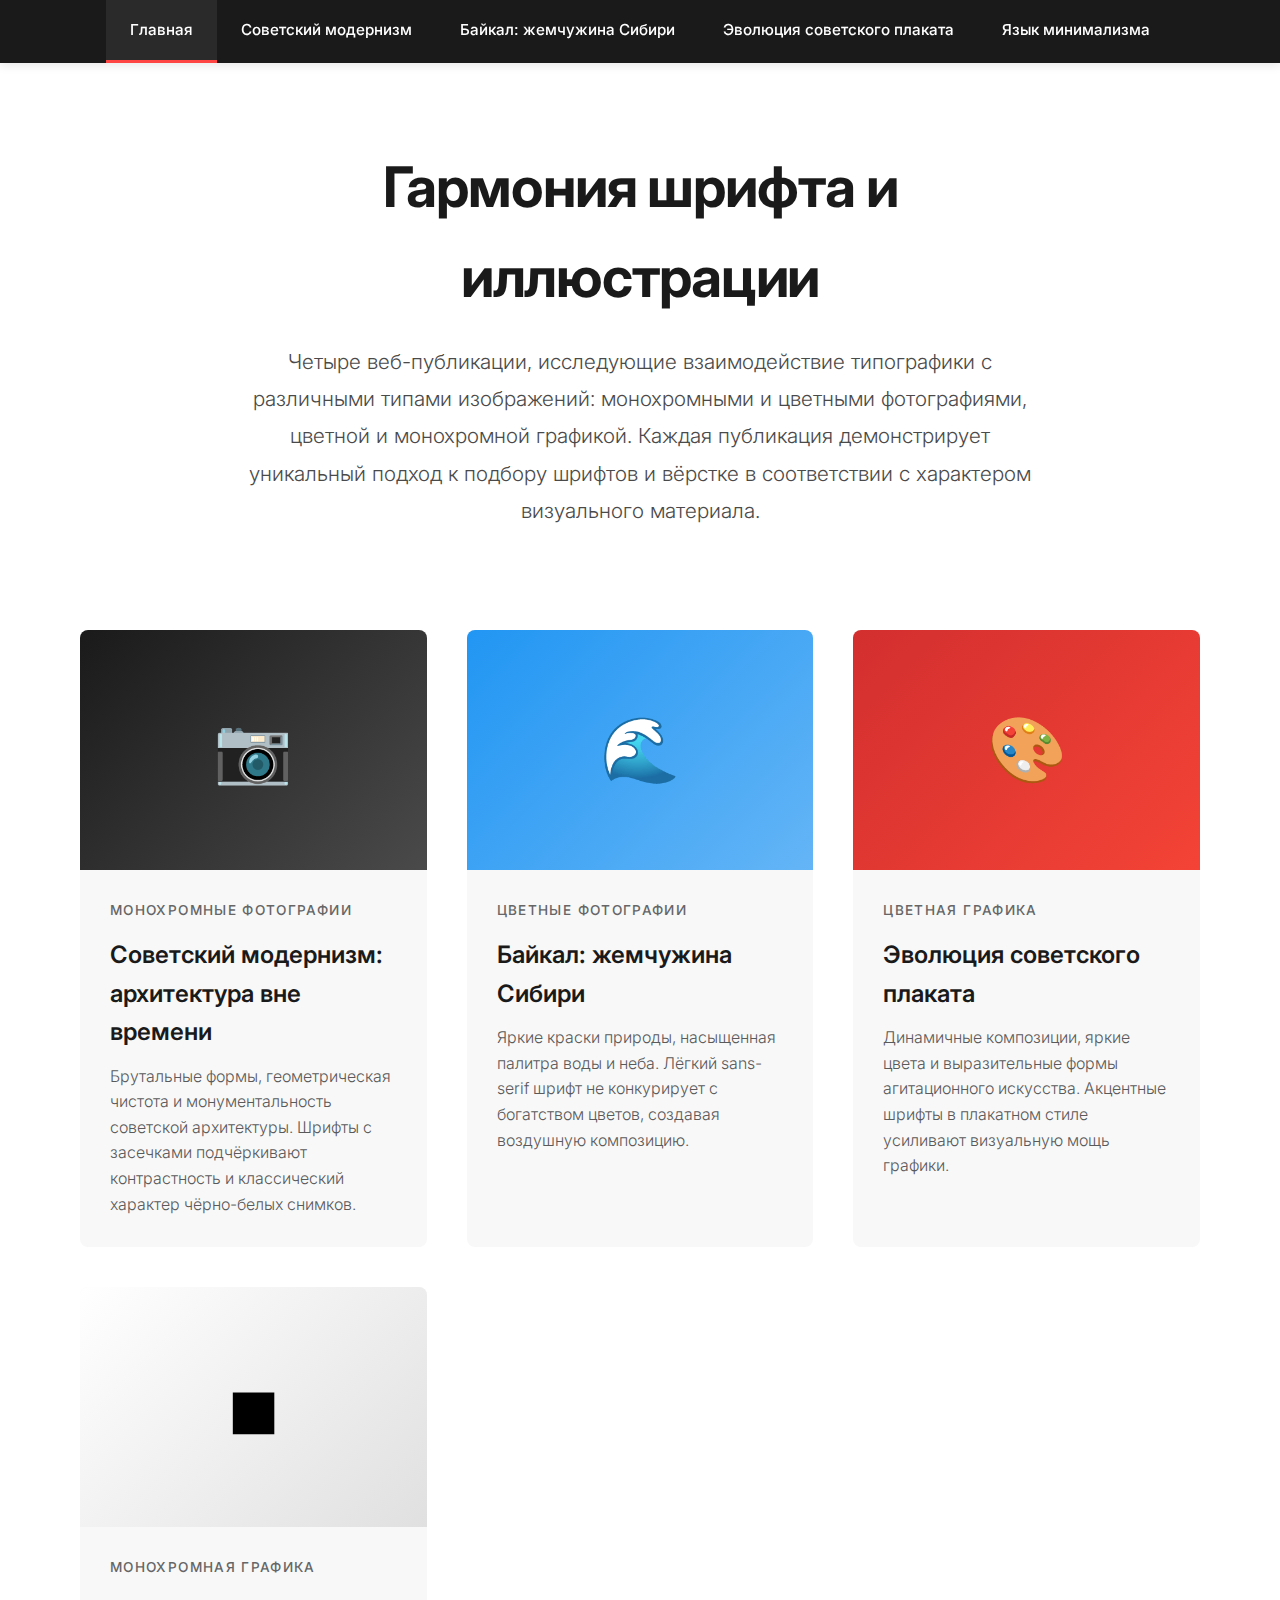
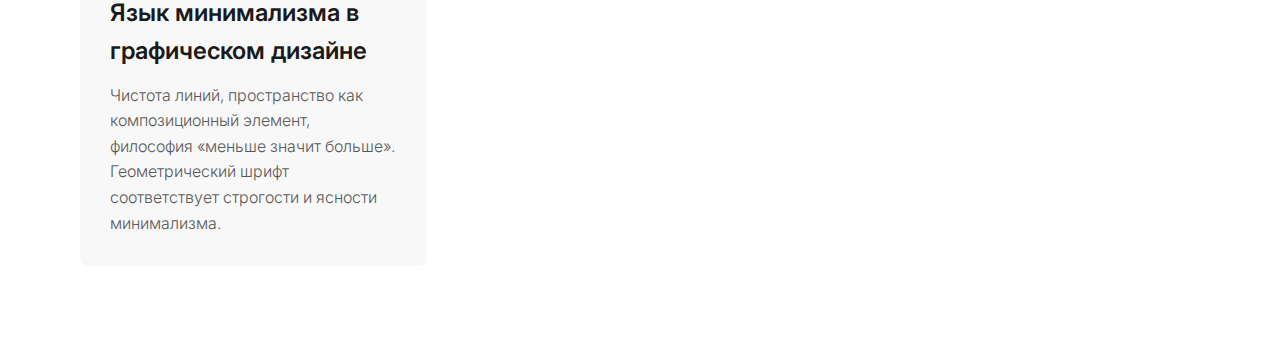
<file: index.html>
<!DOCTYPE html>
<html lang="ru">
<head>
    <meta charset="UTF-8">
    <meta name="viewport" content="width=device-width, initial-scale=1.0">
    <title>Лабораторная работа №3 - Типографика и иллюстрации</title>
    <link rel="stylesheet" href="styles.css">
    <link rel="preconnect" href="https://fonts.googleapis.com">
    <link rel="preconnect" href="https://fonts.gstatic.com" crossorigin>
    <link href="https://fonts.googleapis.com/css2?family=Inter:wght@300;400;600;700&display=swap" rel="stylesheet">
</head>
<body class="home">
    <nav class="navigation">
        <ul>
            <li><a href="index.html" class="active">Главная</a></li>
            <li><a href="monochrome-photo.html">Советский модернизм</a></li>
            <li><a href="color-photo.html">Байкал: жемчужина Сибири</a></li>
            <li><a href="color-graphics.html">Эволюция советского плаката</a></li>
            <li><a href="monochrome-graphics.html">Язык минимализма</a></li>
        </ul>
    </nav>
    
    <header class="home-header">
        <h1>Гармония шрифта и иллюстрации</h1>
        <p>Четыре веб-публикации, исследующие взаимодействие типографики с различными типами изображений: монохромными и цветными фотографиями, цветной и монохромной графикой. Каждая публикация демонстрирует уникальный подход к подбору шрифтов и вёрстке в соответствии с характером визуального материала.</p>
    </header>

    <main class="publications-grid">
        <a href="monochrome-photo.html" class="publication-card">
            <div class="publication-card-image" style="background: linear-gradient(135deg, #1a1a1a 0%, #4a4a4a 100%);">
                📷
            </div>
            <div class="publication-card-content">
                <div class="type">Монохромные фотографии</div>
                <h2>Советский модернизм: архитектура вне времени</h2>
                <p>Брутальные формы, геометрическая чистота и монументальность советской архитектуры. Шрифты с засечками подчёркивают контрастность и классический характер чёрно-белых снимков.</p>
            </div>
        </a>

        <a href="color-photo.html" class="publication-card">
            <div class="publication-card-image" style="background: linear-gradient(135deg, #2196f3 0%, #64b5f6 100%);">
                🌊
            </div>
            <div class="publication-card-content">
                <div class="type">Цветные фотографии</div>
                <h2>Байкал: жемчужина Сибири</h2>
                <p>Яркие краски природы, насыщенная палитра воды и неба. Лёгкий sans-serif шрифт не конкурирует с богатством цветов, создавая воздушную композицию.</p>
            </div>
        </a>

        <a href="color-graphics.html" class="publication-card">
            <div class="publication-card-image" style="background: linear-gradient(135deg, #d32f2f 0%, #f44336 100%);">
                🎨
            </div>
            <div class="publication-card-content">
                <div class="type">Цветная графика</div>
                <h2>Эволюция советского плаката</h2>
                <p>Динамичные композиции, яркие цвета и выразительные формы агитационного искусства. Акцентные шрифты в плакатном стиле усиливают визуальную мощь графики.</p>
            </div>
        </a>

        <a href="monochrome-graphics.html" class="publication-card">
            <div class="publication-card-image" style="background: linear-gradient(135deg, #ffffff 0%, #e0e0e0 100%); color: #000000;">
                ◼
            </div>
            <div class="publication-card-content">
                <div class="type">Монохромная графика</div>
                <h2>Язык минимализма в графическом дизайне</h2>
                <p>Чистота линий, пространство как композиционный элемент, философия «меньше значит больше». Геометрический шрифт соответствует строгости и ясности минимализма.</p>
            </div>
        </a>
    </main>
</body>
</html>
</file>
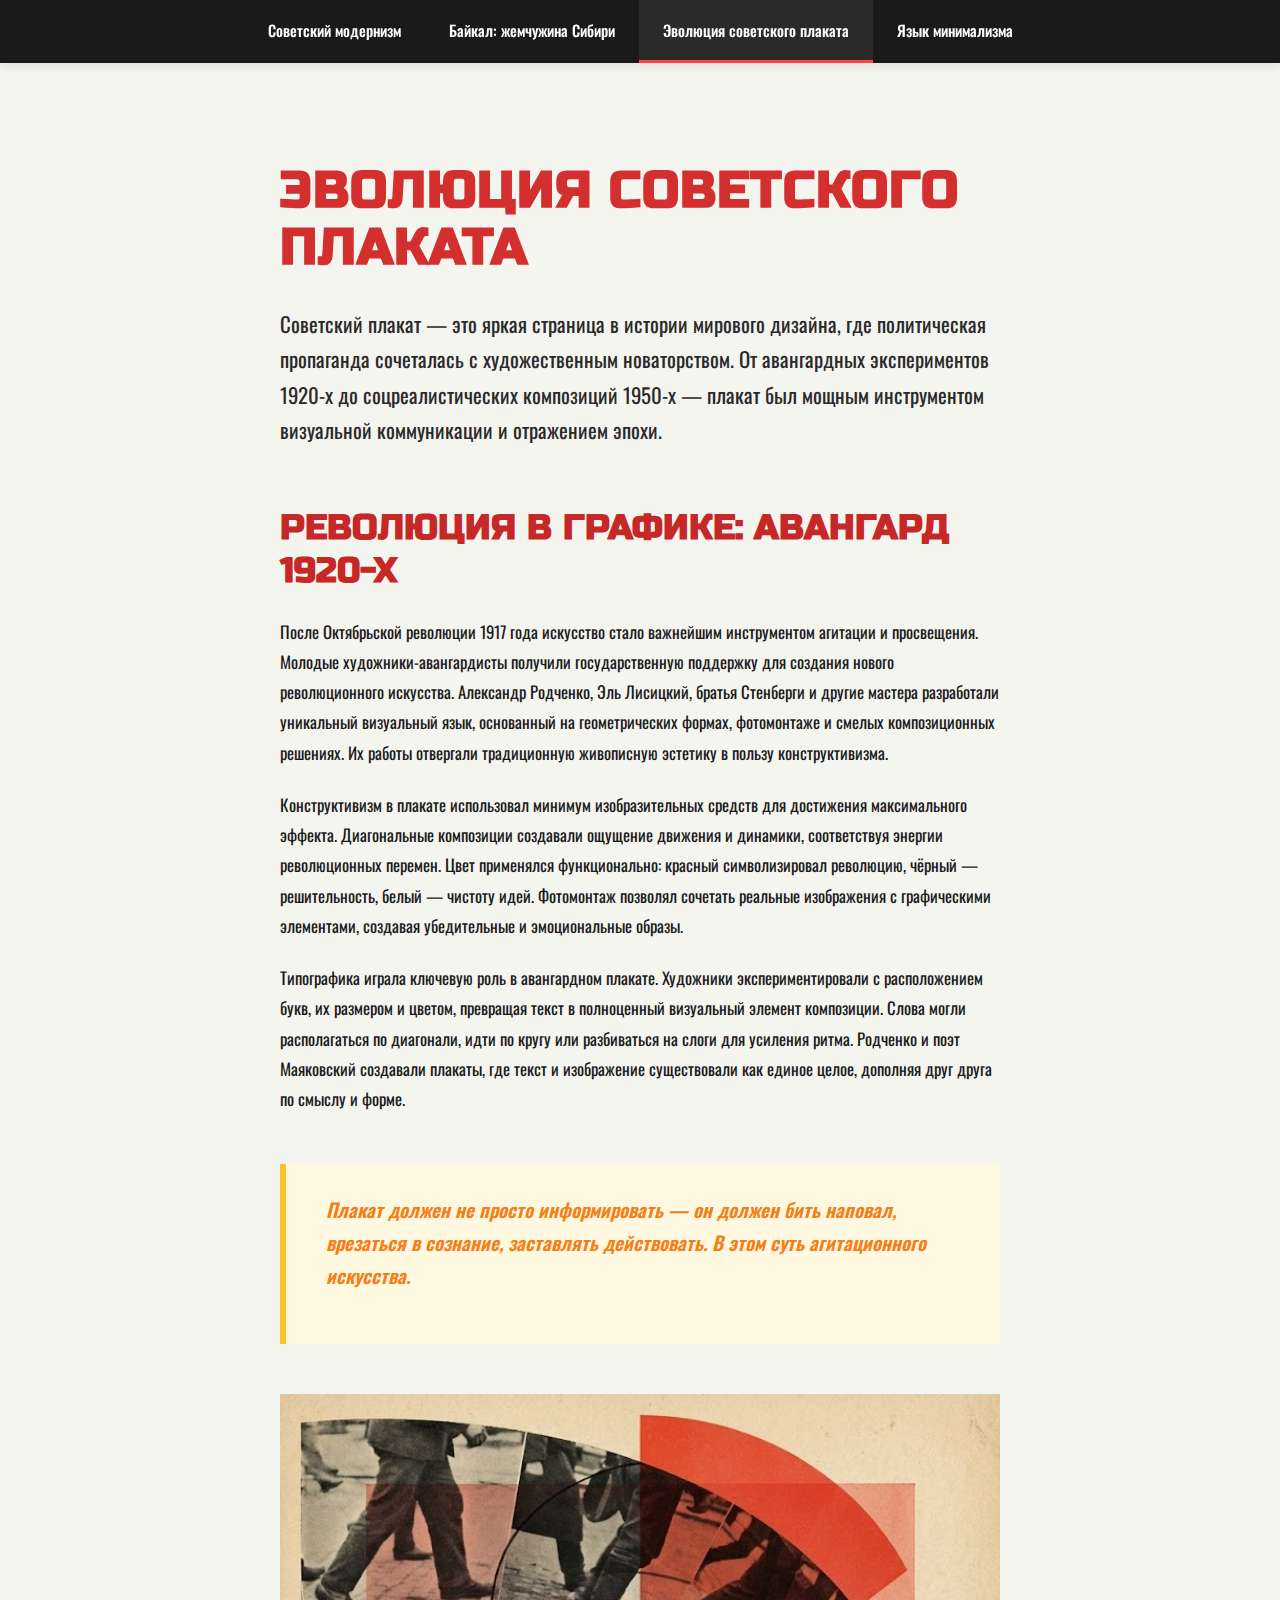
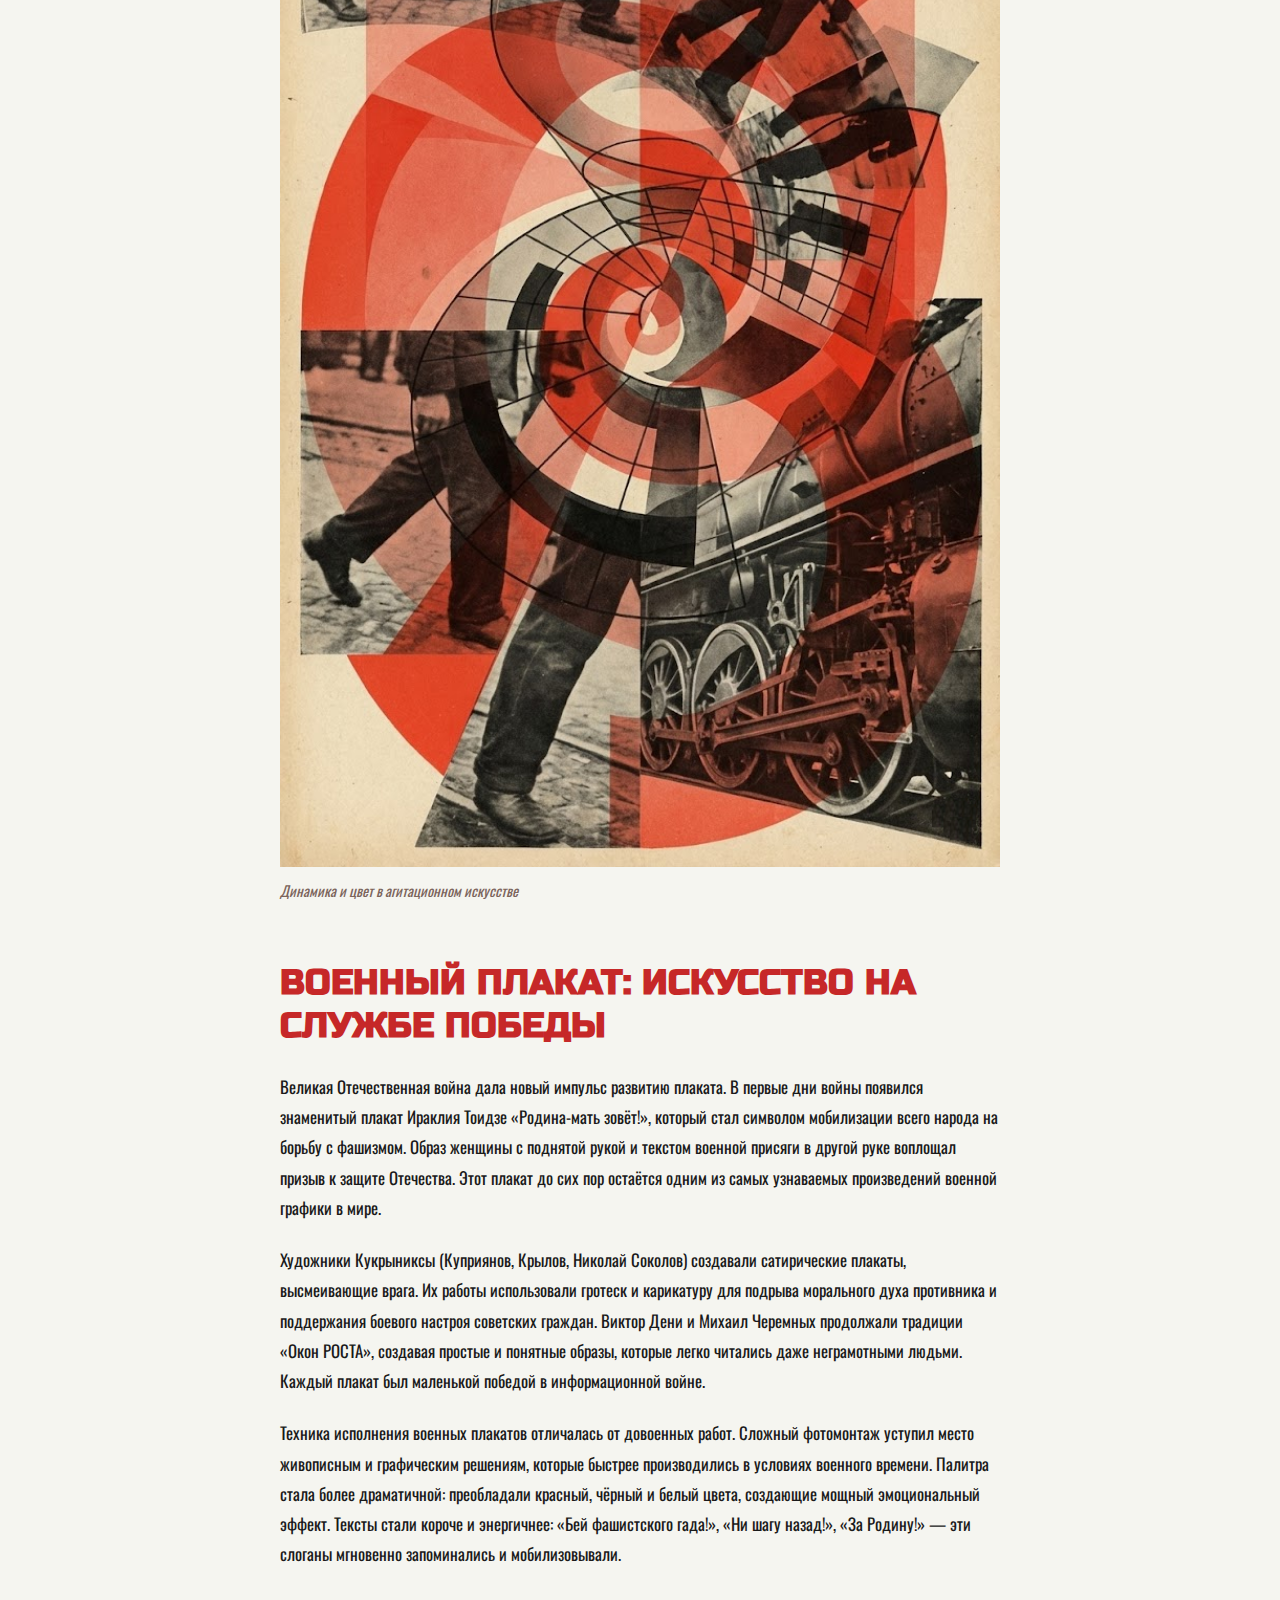
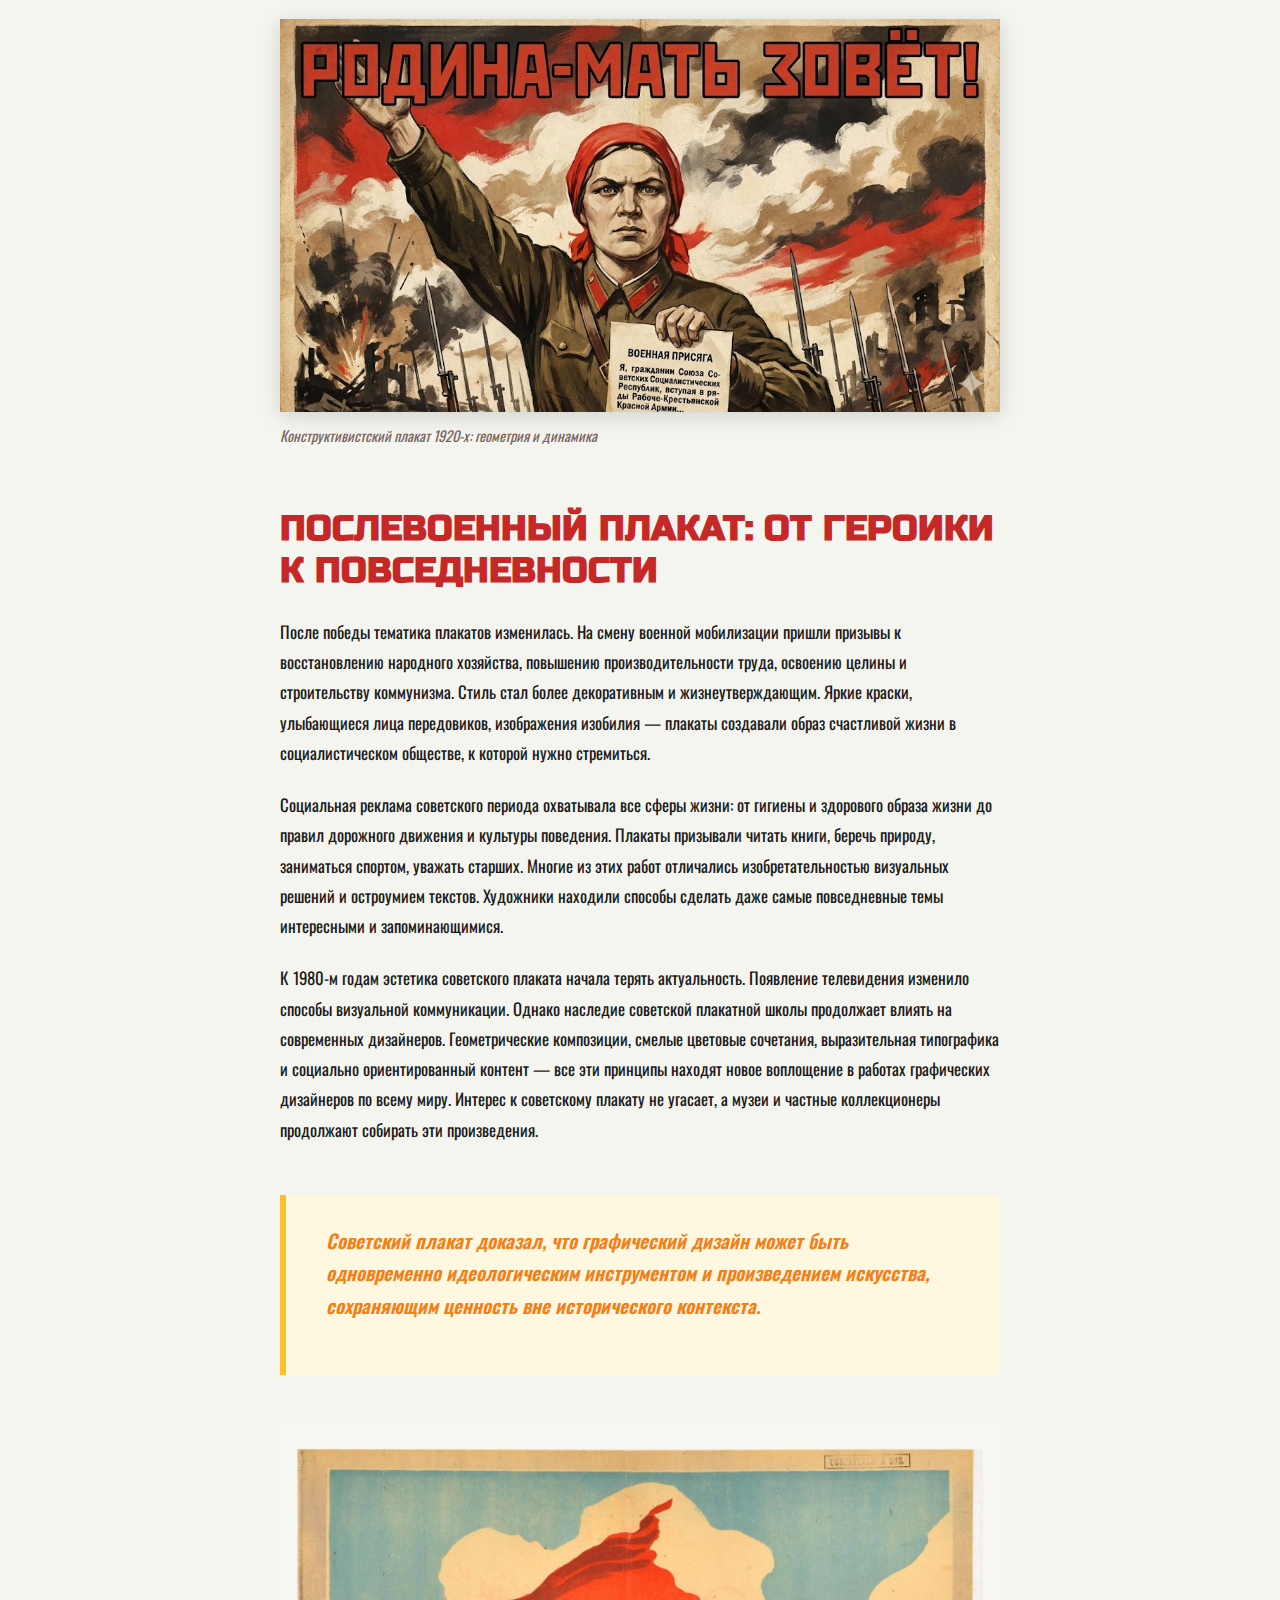
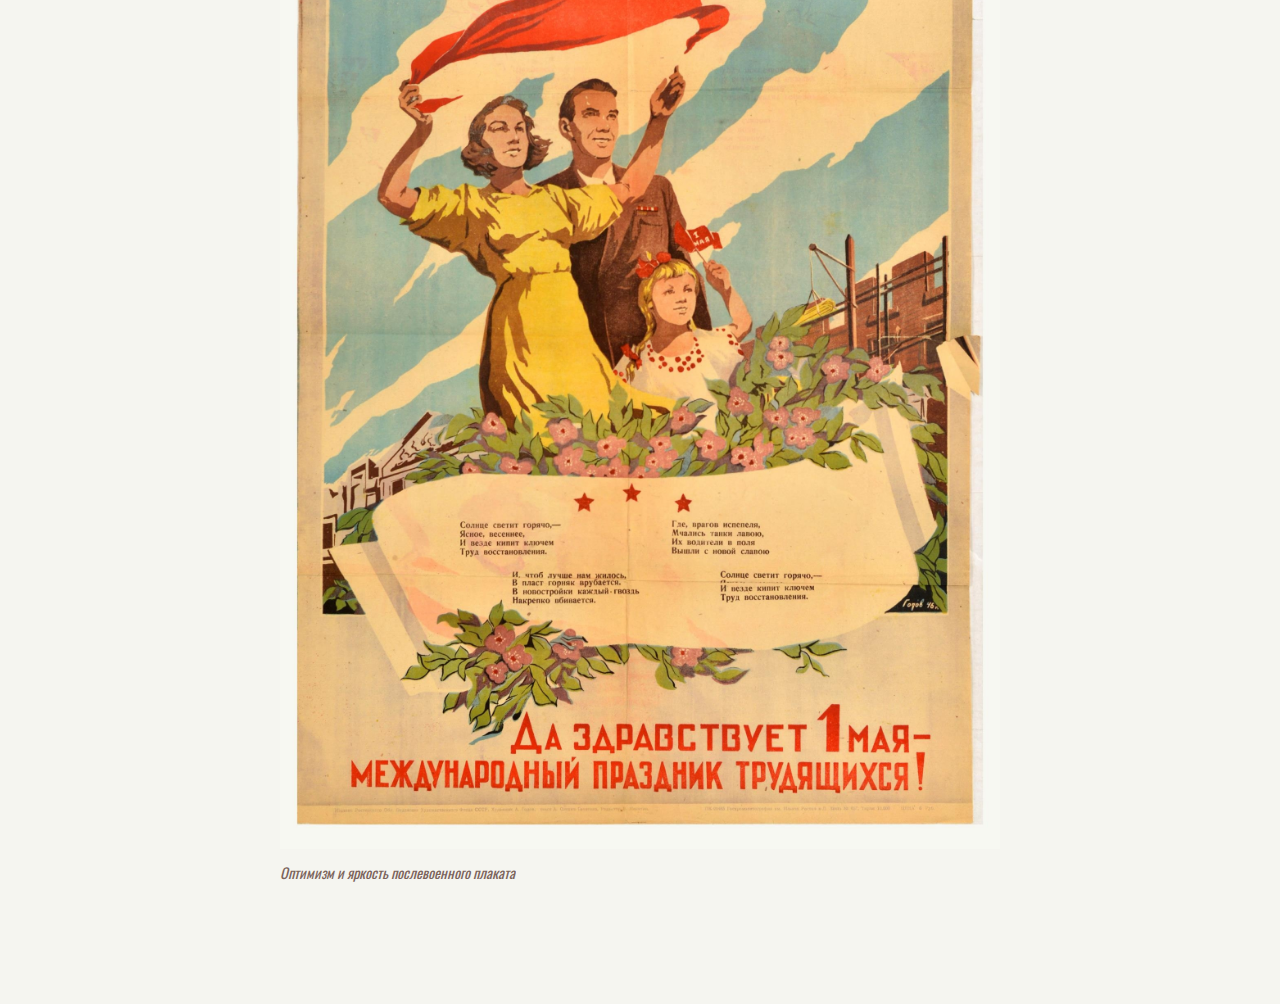
<file: color-graphics.html>
<!DOCTYPE html>
<html lang="ru">
<head>
    <meta charset="UTF-8">
    <meta name="viewport" content="width=device-width, initial-scale=1.0">
    <title>Эволюция советского плаката</title>
    <link rel="stylesheet" href="styles.css">
    <link rel="preconnect" href="https://fonts.googleapis.com">
    <link rel="preconnect" href="https://fonts.gstatic.com" crossorigin>
    <link href="https://fonts.googleapis.com/css2?family=Oswald:wght@400;600;700&family=Russo+One&display=swap" rel="stylesheet">
</head>
<body class="color-graphics">
    <nav class="navigation">
        <ul>
            <li><a href="monochrome-photo.html">Советский модернизм</a></li>
            <li><a href="color-photo.html">Байкал: жемчужина Сибири</a></li>
            <li><a href="color-graphics.html" class="active">Эволюция советского плаката</a></li>
            <li><a href="monochrome-graphics.html">Язык минимализма</a></li>
        </ul>
    </nav>
    
    <article class="publication">
        
        <h1>Эволюция советского плаката</h1>

        <p class="lead">Советский плакат — это яркая страница в истории мирового дизайна, где политическая пропаганда сочеталась с художественным новаторством. От авангардных экспериментов 1920-х до соцреалистических композиций 1950-х — плакат был мощным инструментом визуальной коммуникации и отражением эпохи.</p>
        
        <section>
            <h2>Революция в графике: авангард 1920-х</h2>
            
            <p>После Октябрьской революции 1917 года искусство стало важнейшим инструментом агитации и просвещения. Молодые художники-авангардисты получили государственную поддержку для создания нового революционного искусства. Александр Родченко, Эль Лисицкий, братья Стенберги и другие мастера разработали уникальный визуальный язык, основанный на геометрических формах, фотомонтаже и смелых композиционных решениях. Их работы отвергали традиционную живописную эстетику в пользу конструктивизма.</p>

            <p>Конструктивизм в плакате использовал минимум изобразительных средств для достижения максимального эффекта. Диагональные композиции создавали ощущение движения и динамики, соответствуя энергии революционных перемен. Цвет применялся функционально: красный символизировал революцию, чёрный — решительность, белый — чистоту идей. Фотомонтаж позволял сочетать реальные изображения с графическими элементами, создавая убедительные и эмоциональные образы.</p>

            <p>Типографика играла ключевую роль в авангардном плакате. Художники экспериментировали с расположением букв, их размером и цветом, превращая текст в полноценный визуальный элемент композиции. Слова могли располагаться по диагонали, идти по кругу или разбиваться на слоги для усиления ритма. Родченко и поэт Маяковский создавали плакаты, где текст и изображение существовали как единое целое, дополняя друг друга по смыслу и форме.</p>

            <aside class="callout">
                <blockquote>
                    <p>Плакат должен не просто информировать — он должен бить наповал, врезаться в сознание, заставлять действовать. В этом суть агитационного искусства.</p>
                </blockquote>
            </aside>

            <figure>
                <img src="images/color-graphics/poster-02.jpg" alt="Агитационный плакат с яркими цветами и динамичной композицией">
                <figcaption>Динамика и цвет в агитационном искусстве</figcaption>
            </figure>
        </section>

        <section>
            <h2>Военный плакат: искусство на службе победы</h2>
            
            <p>Великая Отечественная война дала новый импульс развитию плаката. В первые дни войны появился знаменитый плакат Ираклия Тоидзе «Родина-мать зовёт!», который стал символом мобилизации всего народа на борьбу с фашизмом. Образ женщины с поднятой рукой и текстом военной присяги в другой руке воплощал призыв к защите Отечества. Этот плакат до сих пор остаётся одним из самых узнаваемых произведений военной графики в мире.</p>

            <p>Художники Кукрыниксы (Куприянов, Крылов, Николай Соколов) создавали сатирические плакаты, высмеивающие врага. Их работы использовали гротеск и карикатуру для подрыва морального духа противника и поддержания боевого настроя советских граждан. Виктор Дени и Михаил Черемных продолжали традиции «Окон РОСТА», создавая простые и понятные образы, которые легко читались даже неграмотными людьми. Каждый плакат был маленькой победой в информационной войне.</p>

            <p>Техника исполнения военных плакатов отличалась от довоенных работ. Сложный фотомонтаж уступил место живописным и графическим решениям, которые быстрее производились в условиях военного времени. Палитра стала более драматичной: преобладали красный, чёрный и белый цвета, создающие мощный эмоциональный эффект. Тексты стали короче и энергичнее: «Бей фашистского гада!», «Ни шагу назад!», «За Родину!» — эти слоганы мгновенно запоминались и мобилизовывали.</p>

            <figure class="image-main">
                <img src="images/color-graphics/poster-01.jpg" alt="Советский плакат в стиле конструктивизма">
                <figcaption>Конструктивистский плакат 1920-х: геометрия и динамика</figcaption>
            </figure>
        </section>

        <section>
            <h2>Послевоенный плакат: от героики к повседневности</h2>
            
            <p>После победы тематика плакатов изменилась. На смену военной мобилизации пришли призывы к восстановлению народного хозяйства, повышению производительности труда, освоению целины и строительству коммунизма. Стиль стал более декоративным и жизнеутверждающим. Яркие краски, улыбающиеся лица передовиков, изображения изобилия — плакаты создавали образ счастливой жизни в социалистическом обществе, к которой нужно стремиться.</p>

            <p>Социальная реклама советского периода охватывала все сферы жизни: от гигиены и здорового образа жизни до правил дорожного движения и культуры поведения. Плакаты призывали читать книги, беречь природу, заниматься спортом, уважать старших. Многие из этих работ отличались изобретательностью визуальных решений и остроумием текстов. Художники находили способы сделать даже самые повседневные темы интересными и запоминающимися.</p>

            <p>К 1980-м годам эстетика советского плаката начала терять актуальность. Появление телевидения изменило способы визуальной коммуникации. Однако наследие советской плакатной школы продолжает влиять на современных дизайнеров. Геометрические композиции, смелые цветовые сочетания, выразительная типографика и социально ориентированный контент — все эти принципы находят новое воплощение в работах графических дизайнеров по всему миру. Интерес к советскому плакату не угасает, а музеи и частные коллекционеры продолжают собирать эти произведения.</p>

            <aside class="callout">
                <blockquote>
                    <p>Советский плакат доказал, что графический дизайн может быть одновременно идеологическим инструментом и произведением искусства, сохраняющим ценность вне исторического контекста.</p>
                </blockquote>
            </aside>

            <figure>
                <img src="images/color-graphics/poster-03.jpg" alt="Социальный плакат с яркими цветами и оптимистичным настроением">
                <figcaption>Оптимизм и яркость послевоенного плаката</figcaption>
            </figure>
        </section>
    </article>
</body>
</html>
</file>
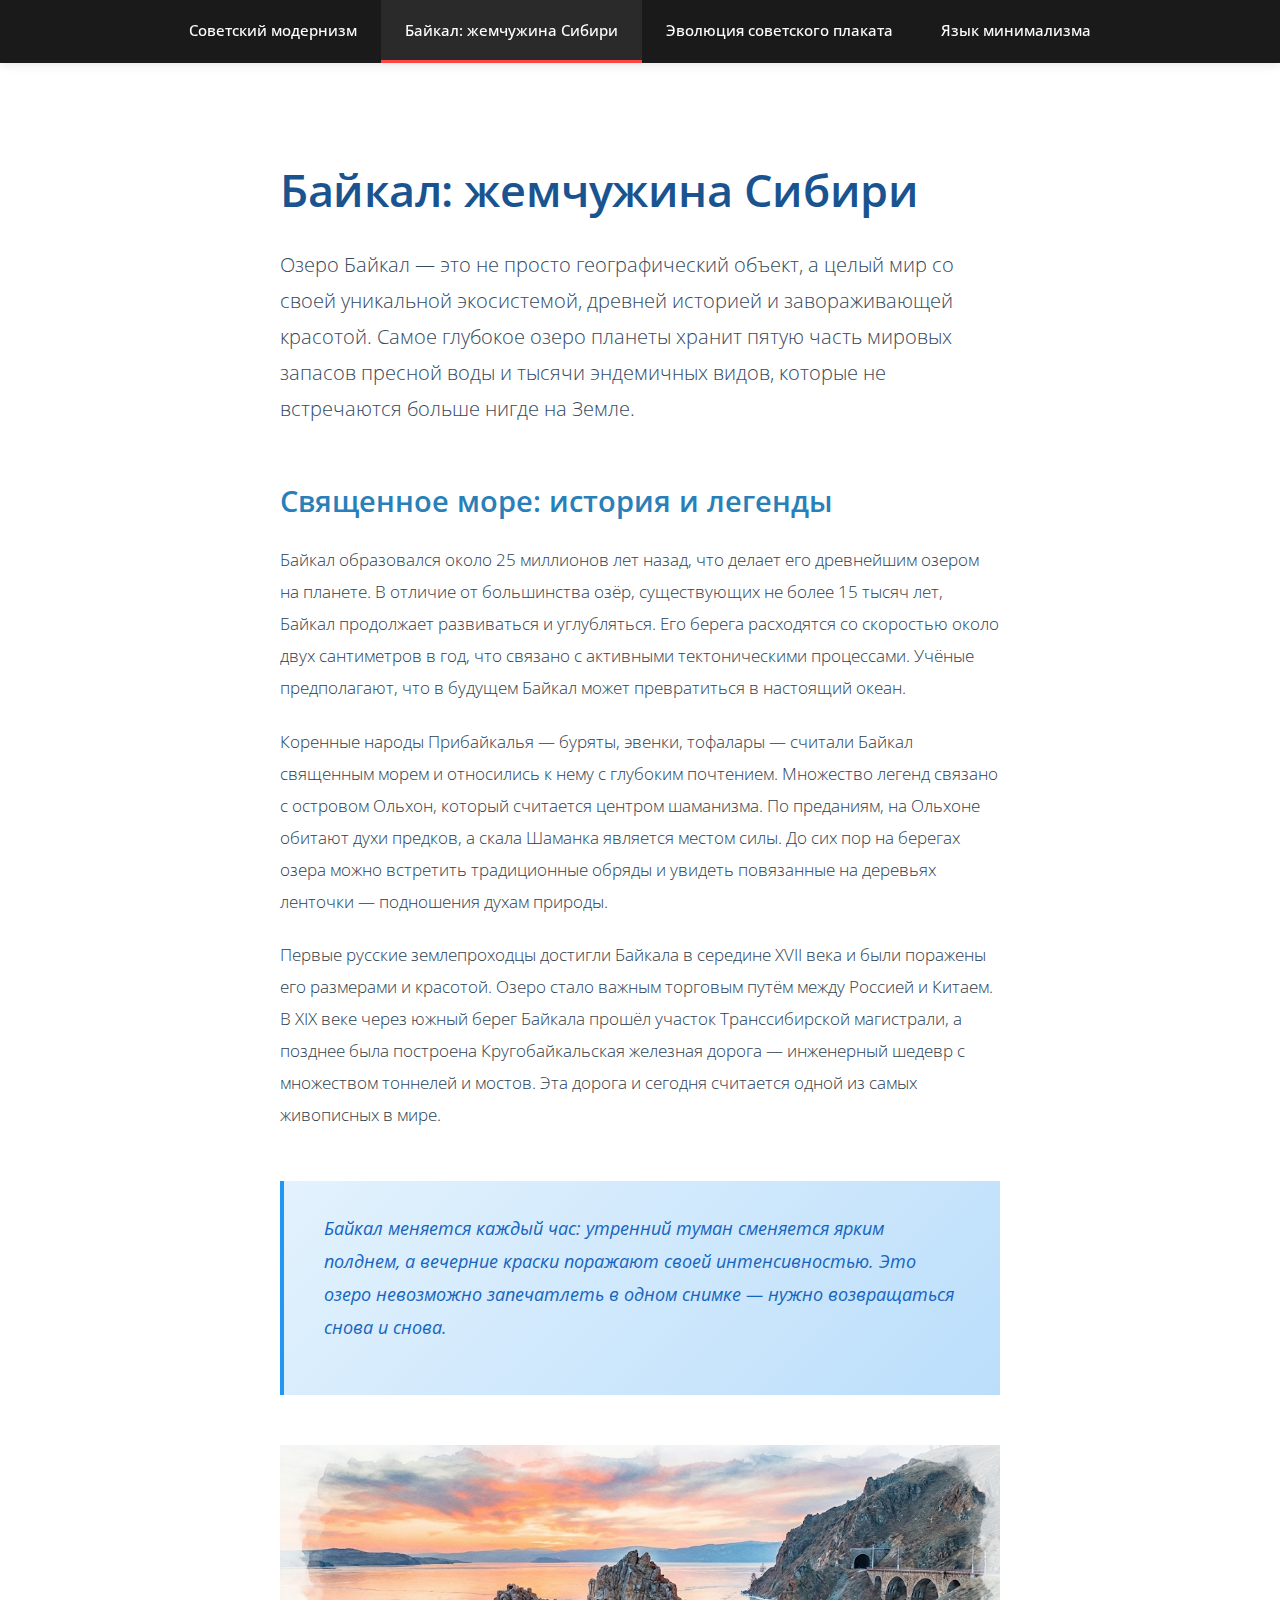
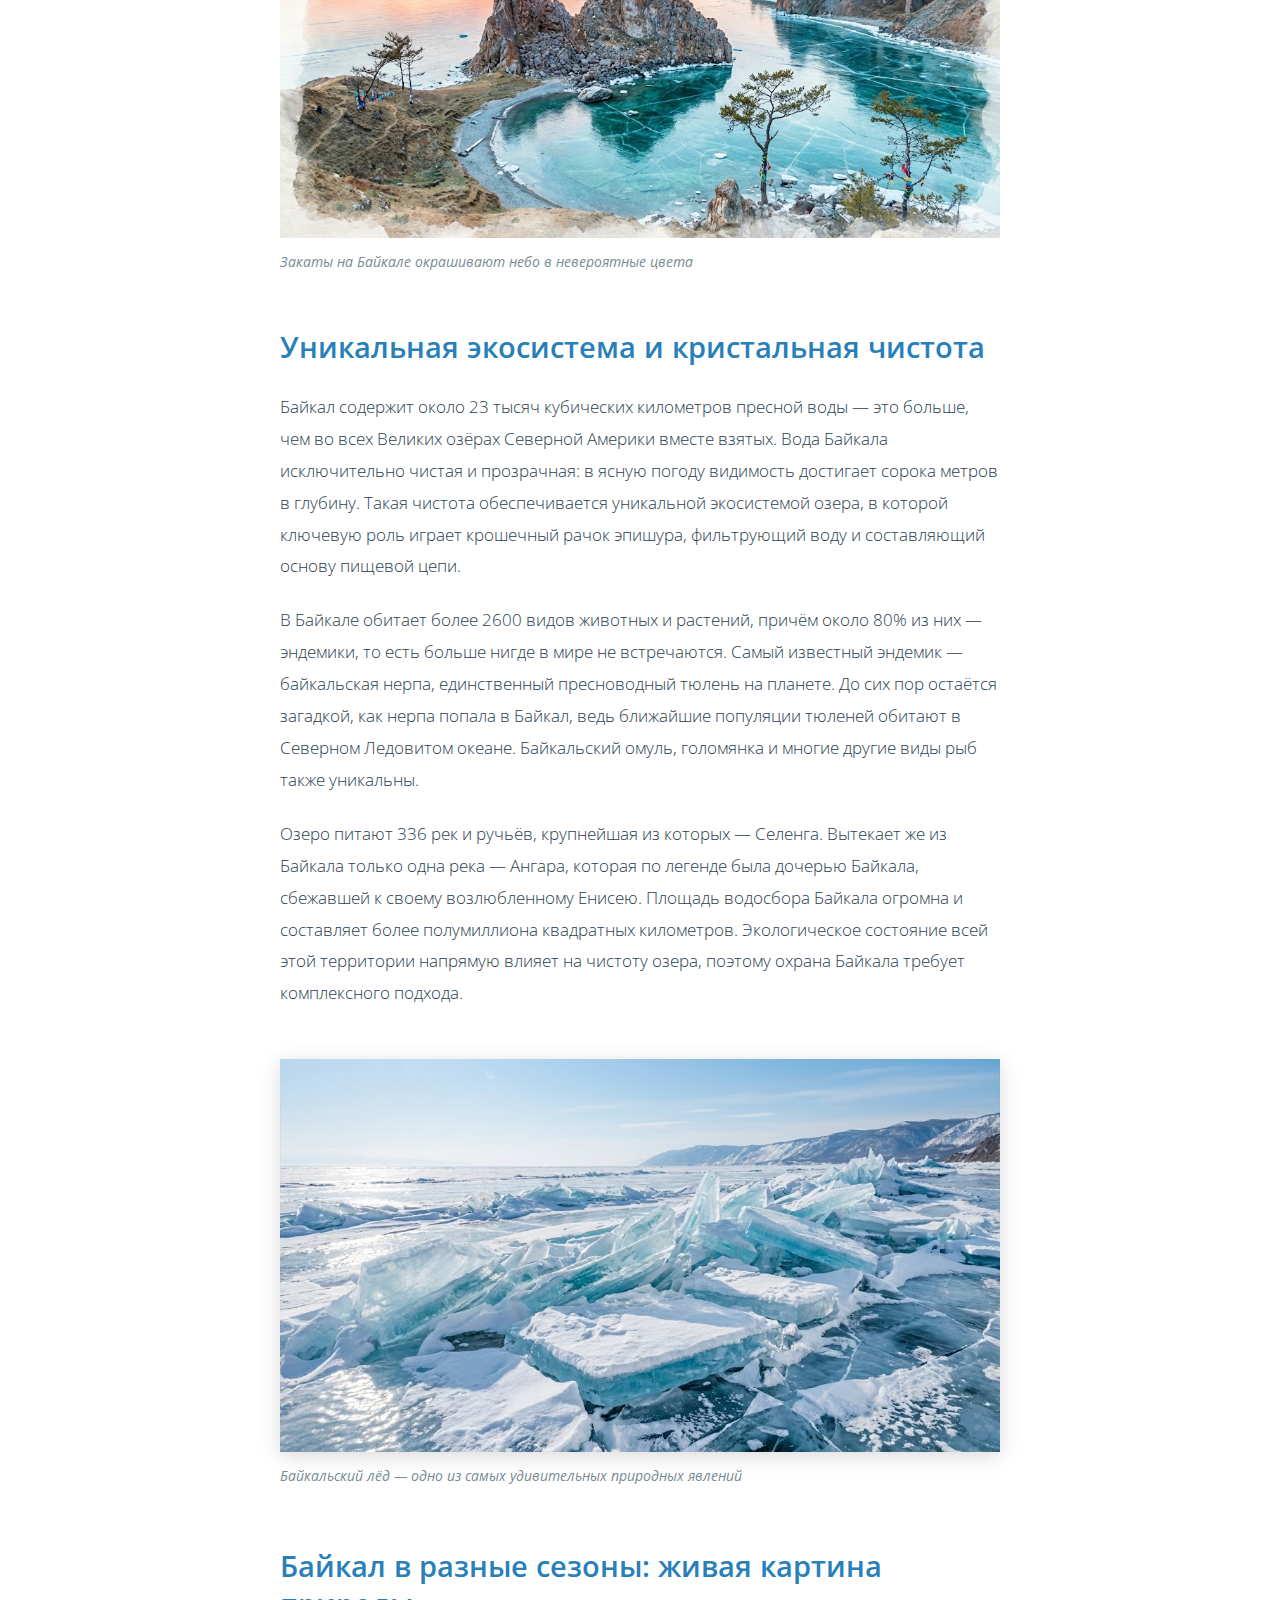
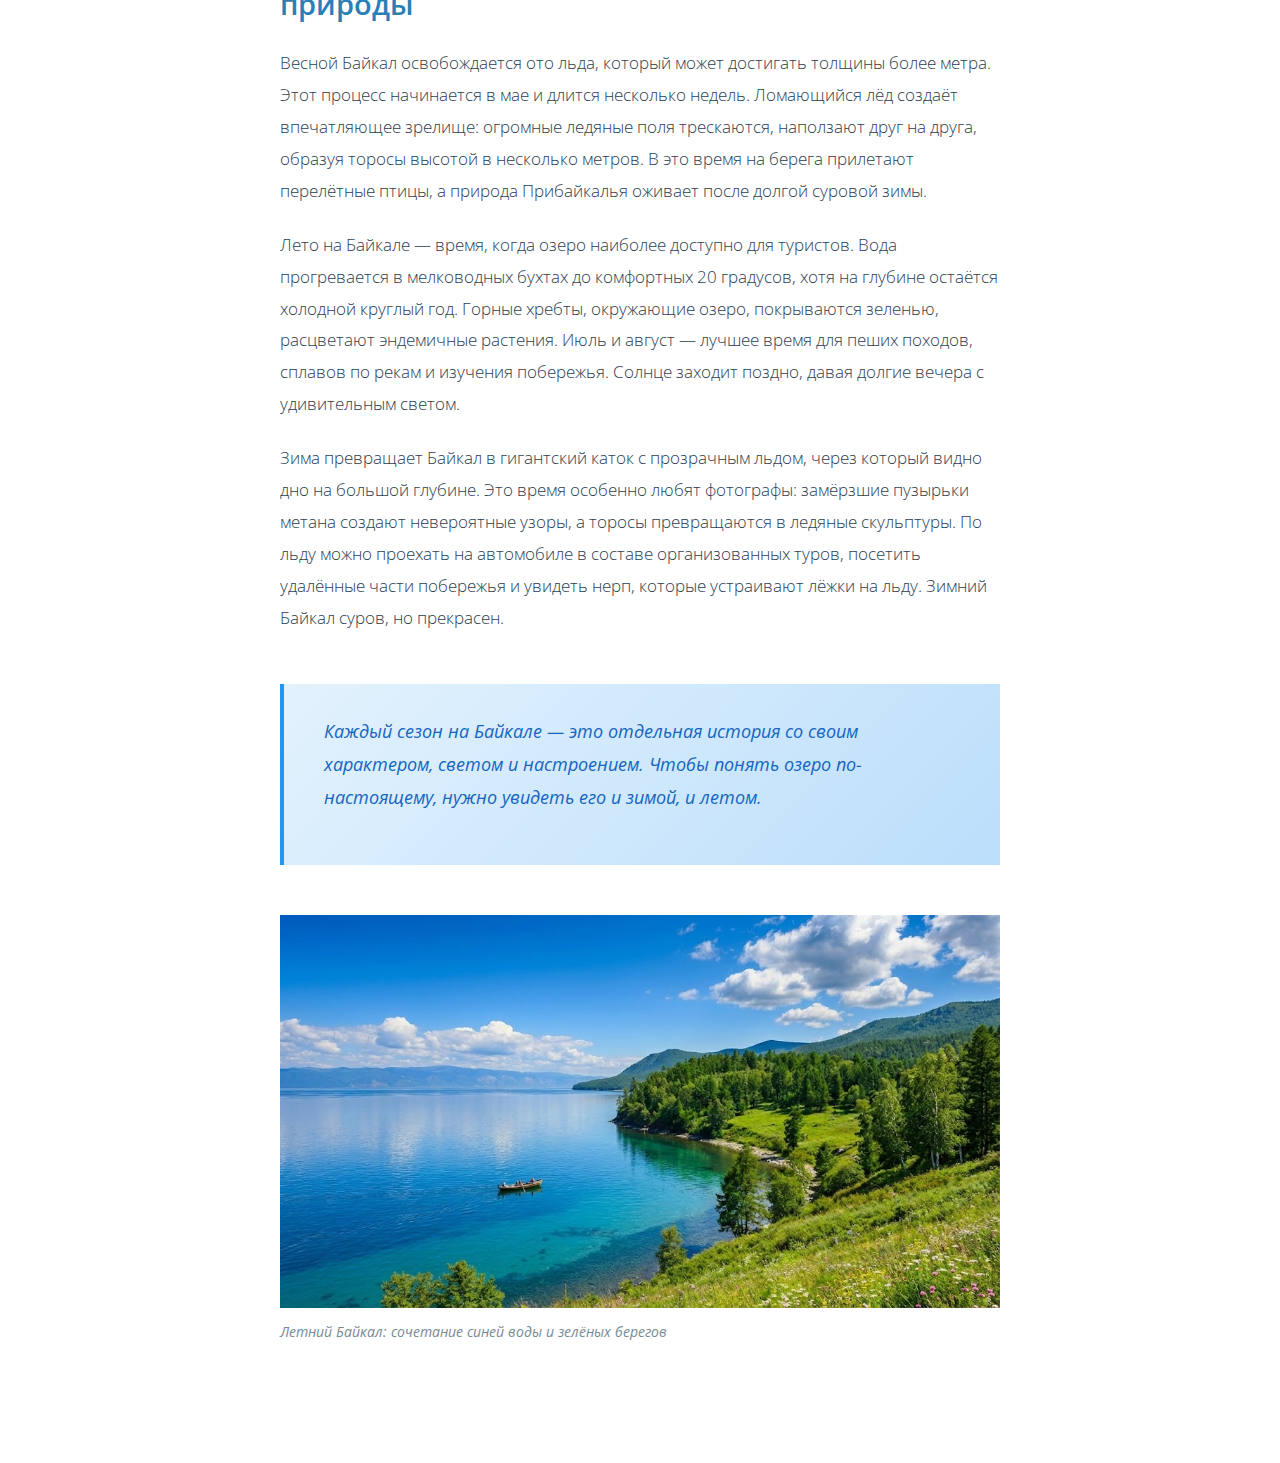
<file: color-photo.html>
<!DOCTYPE html>
<html lang="ru">
<head>
    <meta charset="UTF-8">
    <meta name="viewport" content="width=device-width, initial-scale=1.0">
    <title>Байкал: жемчужина Сибири</title>
    <link rel="stylesheet" href="styles.css">
    <link rel="preconnect" href="https://fonts.googleapis.com">
    <link rel="preconnect" href="https://fonts.gstatic.com" crossorigin>
    <link href="https://fonts.googleapis.com/css2?family=Open+Sans:wght@300;400;600&display=swap" rel="stylesheet">
</head>
<body class="color-photo">
    <nav class="navigation">
        <ul>
            <li><a href="monochrome-photo.html">Советский модернизм</a></li>
            <li><a href="color-photo.html" class="active">Байкал: жемчужина Сибири</a></li>
            <li><a href="color-graphics.html">Эволюция советского плаката</a></li>
            <li><a href="monochrome-graphics.html">Язык минимализма</a></li>
        </ul>
    </nav>
    
    <article class="publication">

        <h1>Байкал: жемчужина Сибири</h1>
        
        <p class="lead">Озеро Байкал — это не просто географический объект, а целый мир со своей уникальной экосистемой, древней историей и завораживающей красотой. Самое глубокое озеро планеты хранит пятую часть мировых запасов пресной воды и тысячи эндемичных видов, которые не встречаются больше нигде на Земле.</p>
        
        
        <section>
            <h2>Священное море: история и легенды</h2>
            
            <p>Байкал образовался около 25 миллионов лет назад, что делает его древнейшим озером на планете. В отличие от большинства озёр, существующих не более 15 тысяч лет, Байкал продолжает развиваться и углубляться. Его берега расходятся со скоростью около двух сантиметров в год, что связано с активными тектоническими процессами. Учёные предполагают, что в будущем Байкал может превратиться в настоящий океан.</p>

            <p>Коренные народы Прибайкалья — буряты, эвенки, тофалары — считали Байкал священным морем и относились к нему с глубоким почтением. Множество легенд связано с островом Ольхон, который считается центром шаманизма. По преданиям, на Ольхоне обитают духи предков, а скала Шаманка является местом силы. До сих пор на берегах озера можно встретить традиционные обряды и увидеть повязанные на деревьях ленточки — подношения духам природы.</p>

            <p>Первые русские землепроходцы достигли Байкала в середине XVII века и были поражены его размерами и красотой. Озеро стало важным торговым путём между Россией и Китаем. В XIX веке через южный берег Байкала прошёл участок Транссибирской магистрали, а позднее была построена Кругобайкальская железная дорога — инженерный шедевр с множеством тоннелей и мостов. Эта дорога и сегодня считается одной из самых живописных в мире.</p>

            <aside class="callout">
                <blockquote>
                    <p>Байкал меняется каждый час: утренний туман сменяется ярким полднем, а вечерние краски поражают своей интенсивностью. Это озеро невозможно запечатлеть в одном снимке — нужно возвращаться снова и снова.</p>
                </blockquote>
            </aside>

            <figure>
                <img src="images/color-photos/baikal-02.jpg" alt="Закат над Байкалом с золотистыми облаками">
                <figcaption>Закаты на Байкале окрашивают небо в невероятные цвета</figcaption>
            </figure>
        </section>

        <section>
            <h2>Уникальная экосистема и кристальная чистота</h2>
            
            <p>Байкал содержит около 23 тысяч кубических километров пресной воды — это больше, чем во всех Великих озёрах Северной Америки вместе взятых. Вода Байкала исключительно чистая и прозрачная: в ясную погоду видимость достигает сорока метров в глубину. Такая чистота обеспечивается уникальной экосистемой озера, в которой ключевую роль играет крошечный рачок эпишура, фильтрующий воду и составляющий основу пищевой цепи.</p>

            <p>В Байкале обитает более 2600 видов животных и растений, причём около 80% из них — эндемики, то есть больше нигде в мире не встречаются. Самый известный эндемик — байкальская нерпа, единственный пресноводный тюлень на планете. До сих пор остаётся загадкой, как нерпа попала в Байкал, ведь ближайшие популяции тюленей обитают в Северном Ледовитом океане. Байкальский омуль, голомянка и многие другие виды рыб также уникальны.</p>

            <p>Озеро питают 336 рек и ручьёв, крупнейшая из которых — Селенга. Вытекает же из Байкала только одна река — Ангара, которая по легенде была дочерью Байкала, сбежавшей к своему возлюбленному Енисею. Площадь водосбора Байкала огромна и составляет более полумиллиона квадратных километров. Экологическое состояние всей этой территории напрямую влияет на чистоту озера, поэтому охрана Байкала требует комплексного подхода.</p>

            <figure class="image-main">
                <img src="images/color-photos/baikal-01.jpg" alt="Прозрачный лёд Байкала с пузырьками воздуха">
                <figcaption>Байкальский лёд — одно из самых удивительных природных явлений</figcaption>
            </figure>
        </section>

        <section>
            <h2>Байкал в разные сезоны: живая картина природы</h2>
            
            <p>Весной Байкал освобождается ото льда, который может достигать толщины более метра. Этот процесс начинается в мае и длится несколько недель. Ломающийся лёд создаёт впечатляющее зрелище: огромные ледяные поля трескаются, наползают друг на друга, образуя торосы высотой в несколько метров. В это время на берега прилетают перелётные птицы, а природа Прибайкалья оживает после долгой суровой зимы.</p>

            <p>Лето на Байкале — время, когда озеро наиболее доступно для туристов. Вода прогревается в мелководных бухтах до комфортных 20 градусов, хотя на глубине остаётся холодной круглый год. Горные хребты, окружающие озеро, покрываются зеленью, расцветают эндемичные растения. Июль и август — лучшее время для пеших походов, сплавов по рекам и изучения побережья. Солнце заходит поздно, давая долгие вечера с удивительным светом.</p>

            <p>Зима превращает Байкал в гигантский каток с прозрачным льдом, через который видно дно на большой глубине. Это время особенно любят фотографы: замёрзшие пузырьки метана создают невероятные узоры, а торосы превращаются в ледяные скульптуры. По льду можно проехать на автомобиле в составе организованных туров, посетить удалённые части побережья и увидеть нерп, которые устраивают лёжки на льду. Зимний Байкал суров, но прекрасен.</p>

            <aside class="callout">
                <blockquote>
                    <p>Каждый сезон на Байкале — это отдельная история со своим характером, светом и настроением. Чтобы понять озеро по-настоящему, нужно увидеть его и зимой, и летом.</p>
                </blockquote>
            </aside>

            <figure>
                <img src="images/color-photos/baikal-03.jpg" alt="Синева воды Байкала с зелёными холмами на заднем плане">
                <figcaption>Летний Байкал: сочетание синей воды и зелёных берегов</figcaption>
            </figure>
        </section>
    </article>
</body>
</html>
</file>
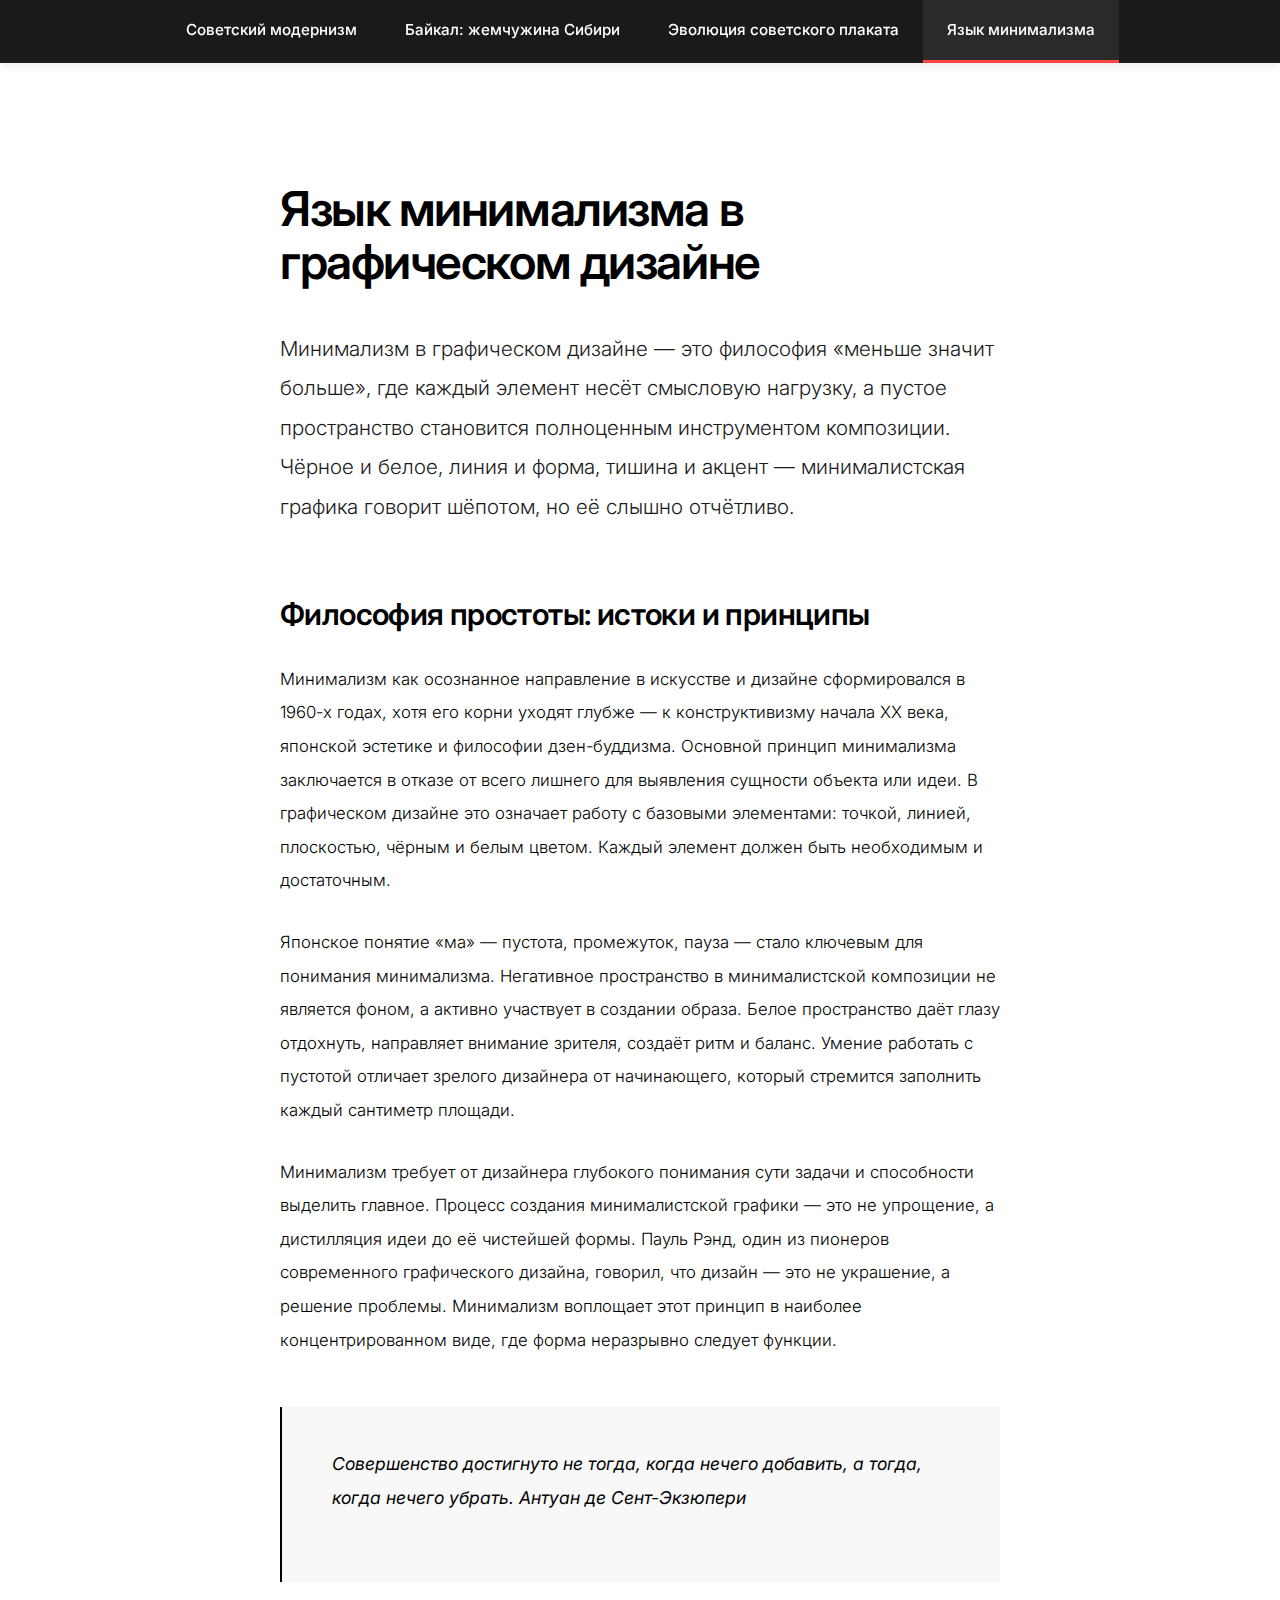
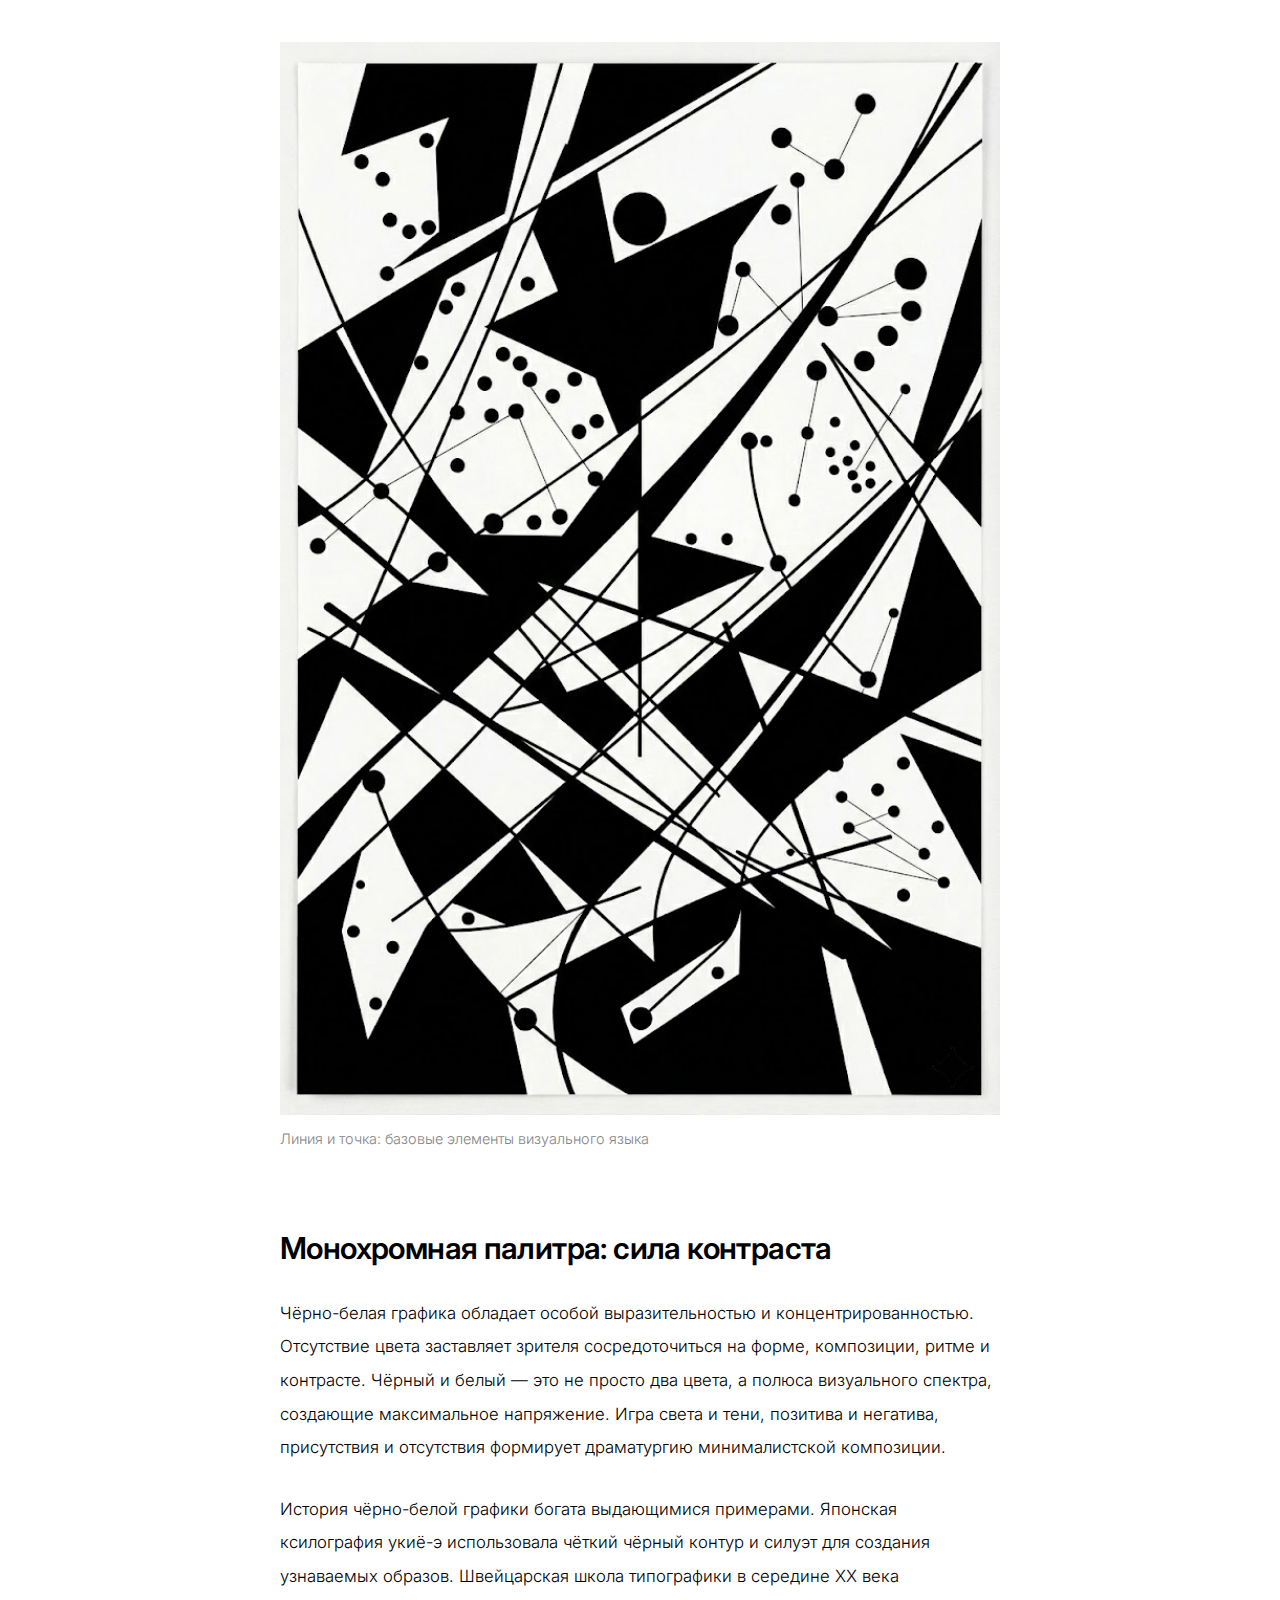
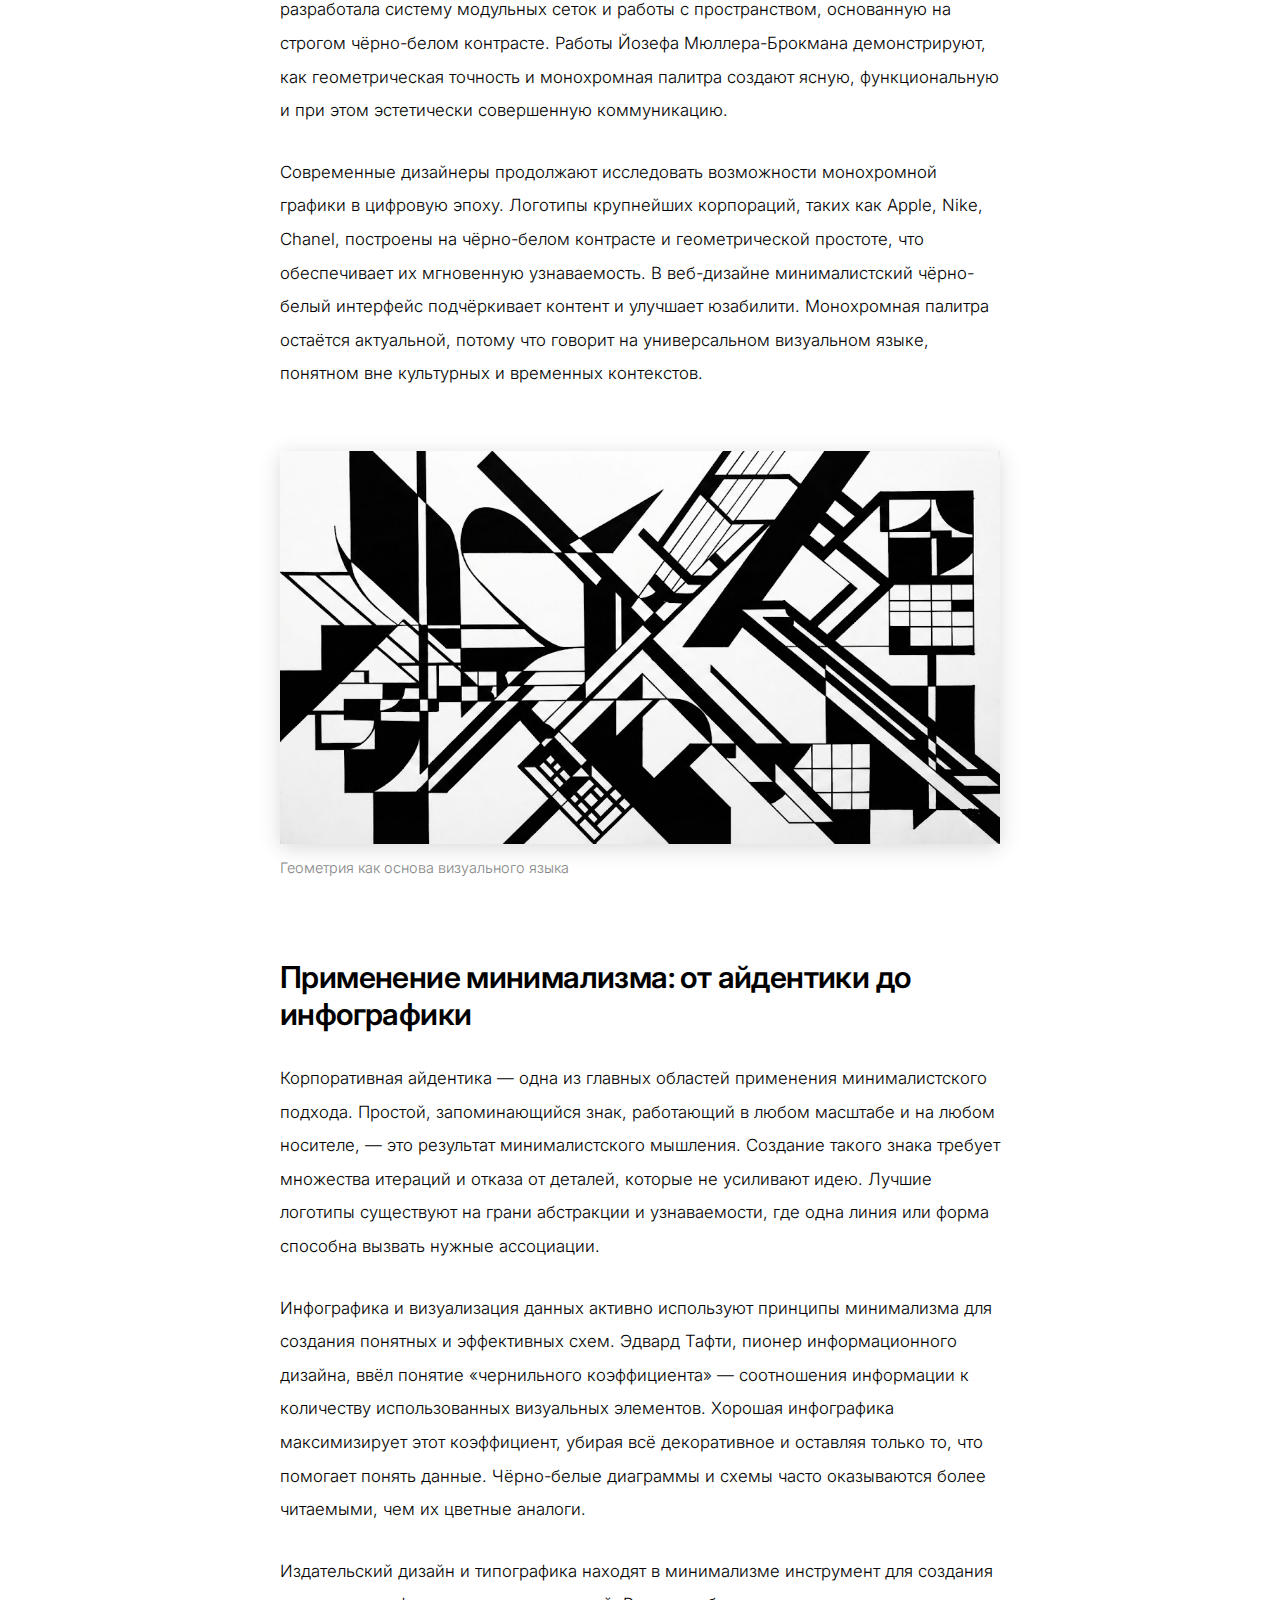
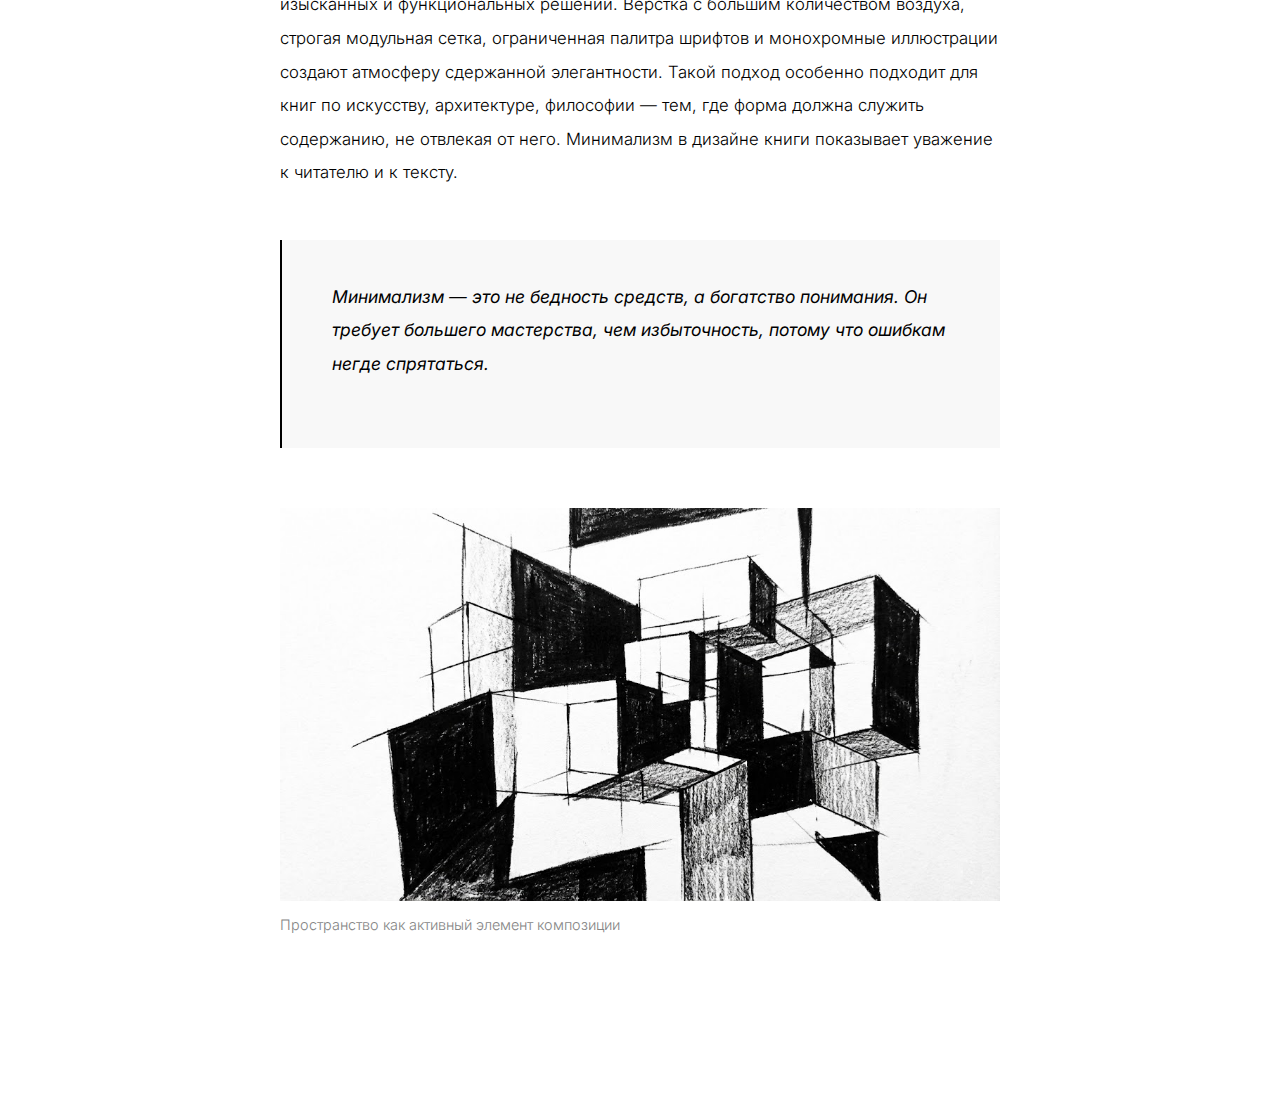
<file: monochrome-graphics.html>
<!DOCTYPE html>
<html lang="ru">
<head>
    <meta charset="UTF-8">
    <meta name="viewport" content="width=device-width, initial-scale=1.0">
    <title>Язык минимализма в графическом дизайне</title>
    <link rel="stylesheet" href="styles.css">
    <link rel="preconnect" href="https://fonts.googleapis.com">
    <link rel="preconnect" href="https://fonts.gstatic.com" crossorigin>
    <link href="https://fonts.googleapis.com/css2?family=Inter:wght@300;400;600&display=swap" rel="stylesheet">
</head>
<body class="monochrome-graphics">
    <nav class="navigation">
        <ul>
            <li><a href="monochrome-photo.html">Советский модернизм</a></li>
            <li><a href="color-photo.html">Байкал: жемчужина Сибири</a></li>
            <li><a href="color-graphics.html">Эволюция советского плаката</a></li>
            <li><a href="monochrome-graphics.html" class="active">Язык минимализма</a></li>
        </ul>
    </nav>
    
    <article class="publication">

        <h1>Язык минимализма в графическом дизайне</h1>
        
        <p class="lead">Минимализм в графическом дизайне — это философия «меньше значит больше», где каждый элемент несёт смысловую нагрузку, а пустое пространство становится полноценным инструментом композиции. Чёрное и белое, линия и форма, тишина и акцент — минималистская графика говорит шёпотом, но её слышно отчётливо.</p>
        
        
        <section>
            <h2>Философия простоты: истоки и принципы</h2>
            
            <p>Минимализм как осознанное направление в искусстве и дизайне сформировался в 1960-х годах, хотя его корни уходят глубже — к конструктивизму начала XX века, японской эстетике и философии дзен-буддизма. Основной принцип минимализма заключается в отказе от всего лишнего для выявления сущности объекта или идеи. В графическом дизайне это означает работу с базовыми элементами: точкой, линией, плоскостью, чёрным и белым цветом. Каждый элемент должен быть необходимым и достаточным.</p>

            <p>Японское понятие «ма» — пустота, промежуток, пауза — стало ключевым для понимания минимализма. Негативное пространство в минималистской композиции не является фоном, а активно участвует в создании образа. Белое пространство даёт глазу отдохнуть, направляет внимание зрителя, создаёт ритм и баланс. Умение работать с пустотой отличает зрелого дизайнера от начинающего, который стремится заполнить каждый сантиметр площади.</p>

            <p>Минимализм требует от дизайнера глубокого понимания сути задачи и способности выделить главное. Процесс создания минималистской графики — это не упрощение, а дистилляция идеи до её чистейшей формы. Пауль Рэнд, один из пионеров современного графического дизайна, говорил, что дизайн — это не украшение, а решение проблемы. Минимализм воплощает этот принцип в наиболее концентрированном виде, где форма неразрывно следует функции.</p>

            <aside class="callout">
                <blockquote>
                    <p>Совершенство достигнуто не тогда, когда нечего добавить, а тогда, когда нечего убрать. Антуан де Сент-Экзюпери</p>
                </blockquote>
            </aside>

            <figure>
                <img src="images/monochrome-graphics/minimal-02.jpg" alt="Абстрактная композиция из линий и точек">
                <figcaption>Линия и точка: базовые элементы визуального языка</figcaption>
            </figure>
        </section>

        <section>
            <h2>Монохромная палитра: сила контраста</h2>
            
            <p>Чёрно-белая графика обладает особой выразительностью и концентрированностью. Отсутствие цвета заставляет зрителя сосредоточиться на форме, композиции, ритме и контрасте. Чёрный и белый — это не просто два цвета, а полюса визуального спектра, создающие максимальное напряжение. Игра света и тени, позитива и негатива, присутствия и отсутствия формирует драматургию минималистской композиции.</p>

            <p>История чёрно-белой графики богата выдающимися примерами. Японская ксилография укиё-э использовала чёткий чёрный контур и силуэт для создания узнаваемых образов. Швейцарская школа типографики в середине XX века разработала систему модульных сеток и работы с пространством, основанную на строгом чёрно-белом контрасте. Работы Йозефа Мюллера-Брокмана демонстрируют, как геометрическая точность и монохромная палитра создают ясную, функциональную и при этом эстетически совершенную коммуникацию.</p>

            <p>Современные дизайнеры продолжают исследовать возможности монохромной графики в цифровую эпоху. Логотипы крупнейших корпораций, таких как Apple, Nike, Chanel, построены на чёрно-белом контрасте и геометрической простоте, что обеспечивает их мгновенную узнаваемость. В веб-дизайне минималистский чёрно-белый интерфейс подчёркивает контент и улучшает юзабилити. Монохромная палитра остаётся актуальной, потому что говорит на универсальном визуальном языке, понятном вне культурных и временных контекстов.</p>

            <figure class="image-main">
                <img src="images/monochrome-graphics/minimal-01.jpg" alt="Минималистичная композиция из геометрических форм">
                <figcaption>Геометрия как основа визуального языка</figcaption>
            </figure>
        </section>

        <section>
            <h2>Применение минимализма: от айдентики до инфографики</h2>
            
            <p>Корпоративная айдентика — одна из главных областей применения минималистского подхода. Простой, запоминающийся знак, работающий в любом масштабе и на любом носителе, — это результат минималистского мышления. Создание такого знака требует множества итераций и отказа от деталей, которые не усиливают идею. Лучшие логотипы существуют на грани абстракции и узнаваемости, где одна линия или форма способна вызвать нужные ассоциации.</p>

            <p>Инфографика и визуализация данных активно используют принципы минимализма для создания понятных и эффективных схем. Эдвард Тафти, пионер информационного дизайна, ввёл понятие «чернильного коэффициента» — соотношения информации к количеству использованных визуальных элементов. Хорошая инфографика максимизирует этот коэффициент, убирая всё декоративное и оставляя только то, что помогает понять данные. Чёрно-белые диаграммы и схемы часто оказываются более читаемыми, чем их цветные аналоги.</p>

            <p>Издательский дизайн и типографика находят в минимализме инструмент для создания изысканных и функциональных решений. Верстка с большим количеством воздуха, строгая модульная сетка, ограниченная палитра шрифтов и монохромные иллюстрации создают атмосферу сдержанной элегантности. Такой подход особенно подходит для книг по искусству, архитектуре, философии — тем, где форма должна служить содержанию, не отвлекая от него. Минимализм в дизайне книги показывает уважение к читателю и к тексту.</p>

            <aside class="callout">
                <blockquote>
                    <p>Минимализм — это не бедность средств, а богатство понимания. Он требует большего мастерства, чем избыточность, потому что ошибкам негде спрятаться.</p>
                </blockquote>
            </aside>

            <figure>
                <img src="images/monochrome-graphics/minimal-03.jpg" alt="Пример минималистского макета с большим количеством воздуха">
                <figcaption>Пространство как активный элемент композиции</figcaption>
            </figure>
        </section>
    </article>
</body>
</html>
</file>
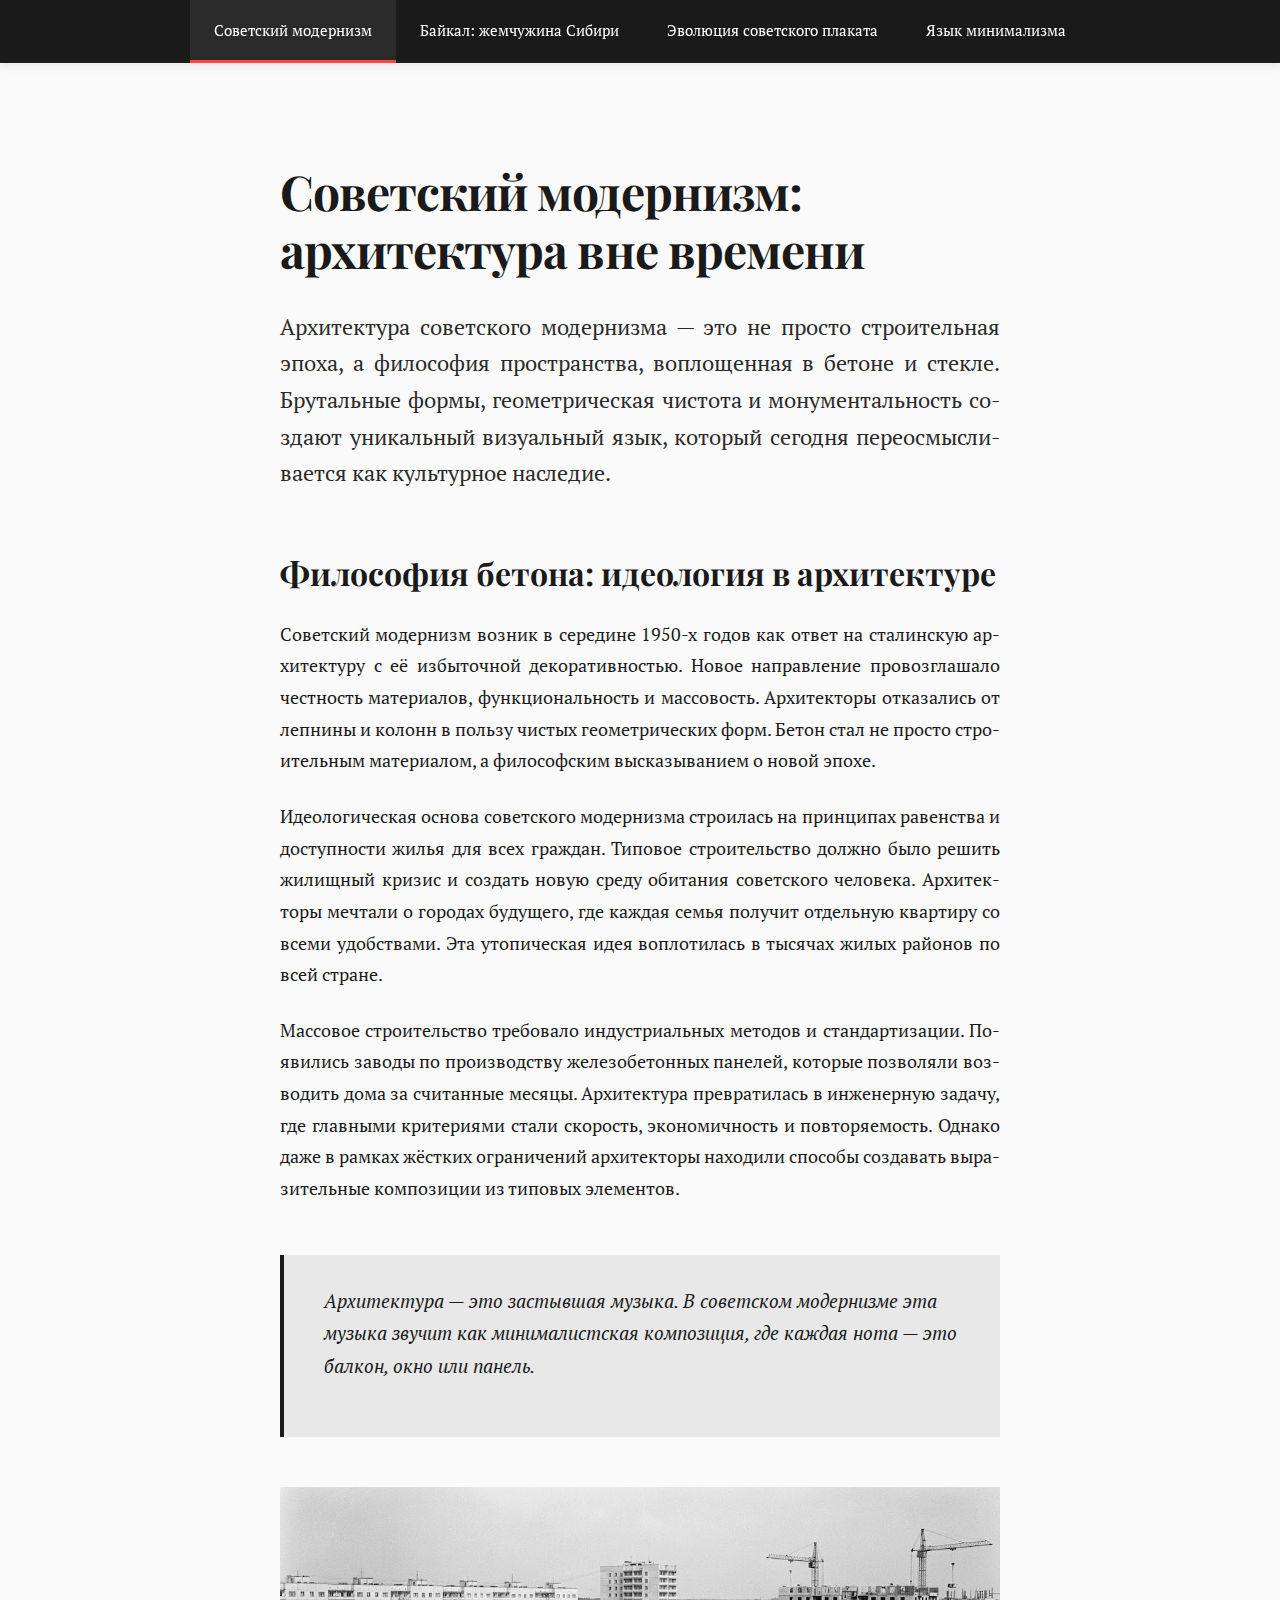
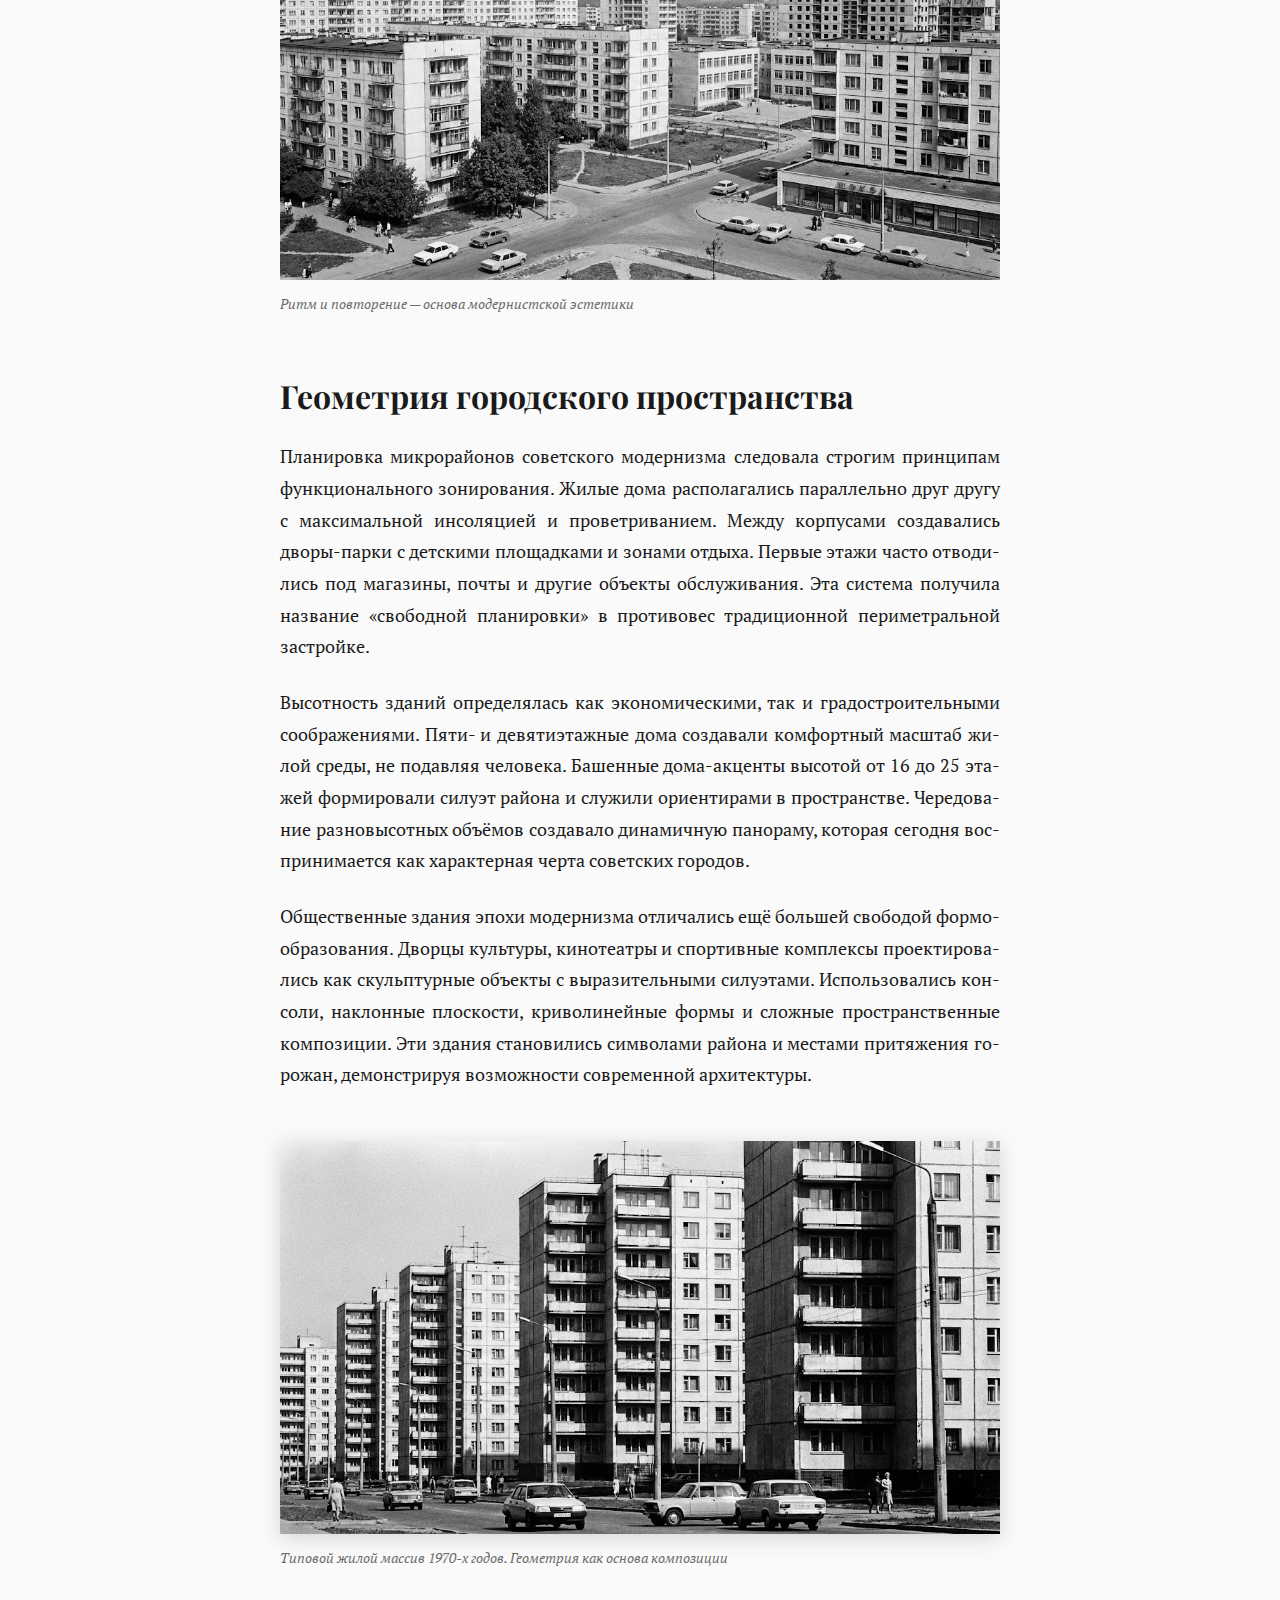
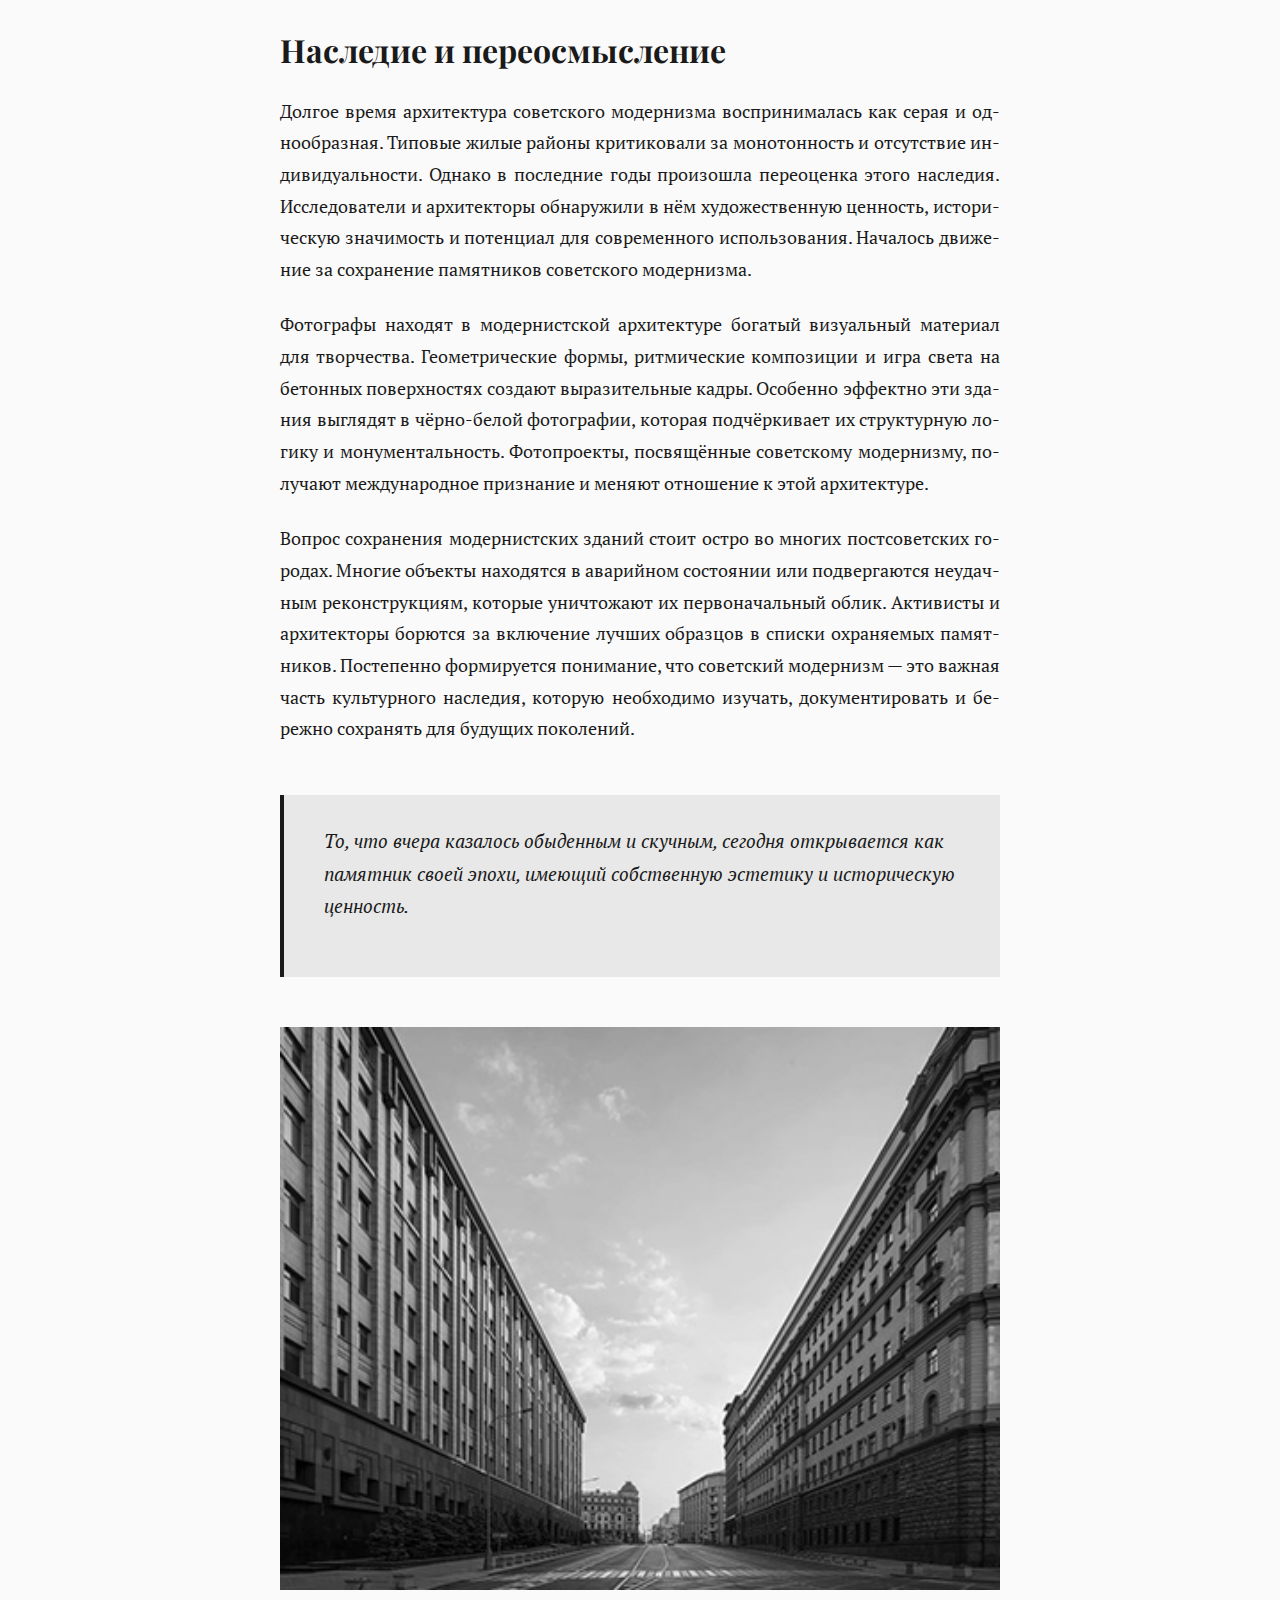
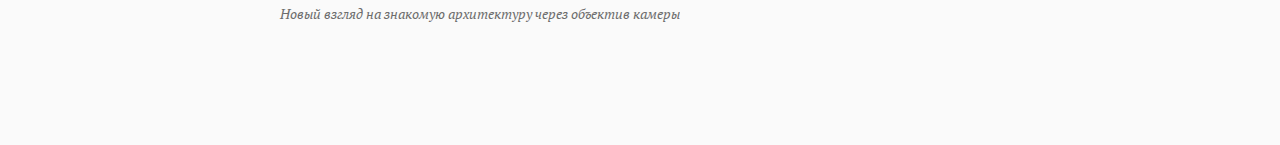
<file: monochrome-photo.html>
<!DOCTYPE html>
<html lang="ru">
<head>
    <meta charset="UTF-8">
    <meta name="viewport" content="width=device-width, initial-scale=1.0">
    <title>Советский модернизм: архитектура вне времени</title>
    <link rel="stylesheet" href="styles.css">
    <link rel="preconnect" href="https://fonts.googleapis.com">
    <link rel="preconnect" href="https://fonts.gstatic.com" crossorigin>
    <link href="https://fonts.googleapis.com/css2?family=Playfair+Display:wght@400;700&family=PT+Serif:wght@400;700&display=swap" rel="stylesheet">
</head>
<body class="monochrome-photo">
    <nav class="navigation">
        <ul>
            <li><a href="monochrome-photo.html" class="active">Советский модернизм</a></li>
            <li><a href="color-photo.html">Байкал: жемчужина Сибири</a></li>
            <li><a href="color-graphics.html">Эволюция советского плаката</a></li>
            <li><a href="monochrome-graphics.html">Язык минимализма</a></li>
        </ul>
    </nav>
    
    <article class="publication">

        <h1>Советский модернизм: архитектура вне времени</h1>
        
        <p class="lead">Архитектура советского модернизма — это не просто строительная эпоха, а философия пространства, воплощенная в бетоне и стекле. Брутальные формы, геометрическая чистота и монументальность создают уникальный визуальный язык, который сегодня переосмысливается как культурное наследие.</p>
        
        
        <section>
            <h2>Философия бетона: идеология в архитектуре</h2>
            
            <p>Советский модернизм возник в середине 1950-х годов как ответ на сталинскую архитектуру с её избыточной декоративностью. Новое направление провозглашало честность материалов, функциональность и массовость. Архитекторы отказались от лепнины и колонн в пользу чистых геометрических форм. Бетон стал не просто строительным материалом, а философским высказыванием о новой эпохе.</p>

            <p>Идеологическая основа советского модернизма строилась на принципах равенства и доступности жилья для всех граждан. Типовое строительство должно было решить жилищный кризис и создать новую среду обитания советского человека. Архитекторы мечтали о городах будущего, где каждая семья получит отдельную квартиру со всеми удобствами. Эта утопическая идея воплотилась в тысячах жилых районов по всей стране.</p>

            <p>Массовое строительство требовало индустриальных методов и стандартизации. Появились заводы по производству железобетонных панелей, которые позволяли возводить дома за считанные месяцы. Архитектура превратилась в инженерную задачу, где главными критериями стали скорость, экономичность и повторяемость. Однако даже в рамках жёстких ограничений архитекторы находили способы создавать выразительные композиции из типовых элементов.</p>

            <aside class="callout">
                <blockquote>
                    <p>Архитектура — это застывшая музыка. В советском модернизме эта музыка звучит как минималистская композиция, где каждая нота — это балкон, окно или панель.</p>
                </blockquote>
            </aside>

            <figure>
                <img src="images/monochrome-photos/architecture-02.jpg" alt="Фасад здания с ритмичными балконами">
                <figcaption>Ритм и повторение — основа модернистской эстетики</figcaption>
            </figure>
        </section>

        <section>
            <h2>Геометрия городского пространства</h2>
            
            <p>Планировка микрорайонов советского модернизма следовала строгим принципам функционального зонирования. Жилые дома располагались параллельно друг другу с максимальной инсоляцией и проветриванием. Между корпусами создавались дворы-парки с детскими площадками и зонами отдыха. Первые этажи часто отводились под магазины, почты и другие объекты обслуживания. Эта система получила название «свободной планировки» в противовес традиционной периметральной застройке.</p>

            <p>Высотность зданий определялась как экономическими, так и градостроительными соображениями. Пяти- и девятиэтажные дома создавали комфортный масштаб жилой среды, не подавляя человека. Башенные дома-акценты высотой от 16 до 25 этажей формировали силуэт района и служили ориентирами в пространстве. Чередование разновысотных объёмов создавало динамичную панораму, которая сегодня воспринимается как характерная черта советских городов.</p>

            <p>Общественные здания эпохи модернизма отличались ещё большей свободой формообразования. Дворцы культуры, кинотеатры и спортивные комплексы проектировались как скульптурные объекты с выразительными силуэтами. Использовались консоли, наклонные плоскости, криволинейные формы и сложные пространственные композиции. Эти здания становились символами района и местами притяжения горожан, демонстрируя возможности современной архитектуры.</p>

            <figure class="image-main">
                <img src="images/monochrome-photos/architecture-01.jpg" alt="Жилой комплекс в стиле советского модернизма">
                <figcaption>Типовой жилой массив 1970-х годов. Геометрия как основа композиции</figcaption>
            </figure>
        </section>

        <section>
            <h2>Наследие и переосмысление</h2>
            
            <p>Долгое время архитектура советского модернизма воспринималась как серая и однообразная. Типовые жилые районы критиковали за монотонность и отсутствие индивидуальности. Однако в последние годы произошла переоценка этого наследия. Исследователи и архитекторы обнаружили в нём художественную ценность, историческую значимость и потенциал для современного использования. Началось движение за сохранение памятников советского модернизма.</p>

            <p>Фотографы находят в модернистской архитектуре богатый визуальный материал для творчества. Геометрические формы, ритмические композиции и игра света на бетонных поверхностях создают выразительные кадры. Особенно эффектно эти здания выглядят в чёрно-белой фотографии, которая подчёркивает их структурную логику и монументальность. Фотопроекты, посвящённые советскому модернизму, получают международное признание и меняют отношение к этой архитектуре.</p>

            <p>Вопрос сохранения модернистских зданий стоит остро во многих постсоветских городах. Многие объекты находятся в аварийном состоянии или подвергаются неудачным реконструкциям, которые уничтожают их первоначальный облик. Активисты и архитекторы борются за включение лучших образцов в списки охраняемых памятников. Постепенно формируется понимание, что советский модернизм — это важная часть культурного наследия, которую необходимо изучать, документировать и бережно сохранять для будущих поколений.</p>

            <aside class="callout">
                <blockquote>
                    <p>То, что вчера казалось обыденным и скучным, сегодня открывается как памятник своей эпохи, имеющий собственную эстетику и историческую ценность.</p>
                </blockquote>
            </aside>

            <figure>
                <img src="images/monochrome-photos/architecture-03.jpg" alt="Драматичный ракурс снизу на модернистское здание">
                <figcaption>Новый взгляд на знакомую архитектуру через объектив камеры</figcaption>
            </figure>
        </section>
    </article>
</body>
</html>
</file>
<file: styles.css>
/* ============================================
   БАЗОВЫЕ СТИЛИ И СБРОС
   ============================================ */

* {
    margin: 0;
    padding: 0;
    box-sizing: border-box;
}

html {
    font-size: 16px;
    line-height: 1.6;
}

body {
    margin: 0;
    padding: 0;
    -webkit-font-smoothing: antialiased;
    -moz-osx-font-smoothing: grayscale;
}

/* ============================================
   НАВИГАЦИЯ
   ============================================ */

.navigation {
    background: #1a1a1a;
    padding: 0;
    position: sticky;
    top: 0;
    z-index: 1000;
    box-shadow: 0 2px 10px rgba(0, 0, 0, 0.1);
}

.navigation ul {
    list-style: none;
    display: flex;
    flex-wrap: wrap;
    justify-content: center;
    max-width: 1200px;
    margin: 0 auto;
}

.navigation li {
    margin: 0;
}

.navigation a {
    display: block;
    padding: 18px 24px;
    color: #ffffff;
    text-decoration: none;
    font-weight: 500;
    font-size: 0.95rem;
    transition: background 0.3s ease, color 0.3s ease;
    border-bottom: 3px solid transparent;
}

.navigation a:hover {
    background: #2a2a2a;
}

.navigation a.active {
    background: #2a2a2a;
    border-bottom-color: #ff4444;
}

/* ============================================
   СТРУКТУРА ПУБЛИКАЦИИ
   ============================================ */

.publication {
    max-width: 800px;
    margin: 0 auto;
    padding: 60px 40px 80px;
}

@media (max-width: 768px) {
    .publication {
        padding: 40px 20px 60px;
    }
}

/* ============================================
   ИЗОБРАЖЕНИЯ
   ============================================ */

figure {
    margin: 40px 0;
}

figure img {
    width: 100%;
    height: auto;
    display: block;
}

figcaption {
    margin-top: 12px;
    font-size: 0.9rem;
    font-style: italic;
    opacity: 0.8;
}

.image-main {
    margin: 50px 0 60px;
}

.image-main img {
    box-shadow: 0 4px 20px rgba(0, 0, 0, 0.15);
}

/* ============================================
   ВРЕЗКИ И ЦИТАТЫ
   ============================================ */

.callout {
    margin: 50px 0;
    padding: 30px 40px;
    border-left: 4px solid;
}

.callout blockquote {
    margin: 0;
}

.callout p {
    margin: 0;
    font-style: italic;
}

/* ============================================
   МОНОХРОМНЫЕ ФОТОГРАФИИ
   Шрифт: PT Serif (с засечками)
   Характер: контрастный, классический
   ============================================ */

.monochrome-photo {
    font-family: 'PT Serif', 'Times New Roman', serif;
    background: #fafafa;
    color: #1a1a1a;
}

.monochrome-photo h1 {
    font-family: 'Playfair Display', 'PT Serif', serif;
    font-size: 3rem;
    line-height: 1.2;
    margin: 40px 0 30px;
    font-weight: 700;
    letter-spacing: -0.02em;
}

.monochrome-photo h2 {
    font-family: 'Playfair Display', 'PT Serif', serif;
    font-size: 2rem;
    line-height: 1.3;
    margin: 60px 0 25px;
    font-weight: 700;
}

.monochrome-photo .lead {
    font-size: 1.35rem;
    line-height: 1.7;
    margin-bottom: 40px;
    color: #2a2a2a;
    font-weight: 400;
}

.monochrome-photo p {
    font-size: 1.1rem;
    line-height: 1.8;
    margin-bottom: 24px;
    text-align: justify;
    hyphens: auto;
}

.monochrome-photo .callout {
    background: #e8e8e8;
    border-left-color: #1a1a1a;
}

.monochrome-photo .callout p {
    font-size: 1.2rem;
    line-height: 1.7;
    text-align: left;
}

.monochrome-photo figcaption {
    color: #4a4a4a;
    font-family: 'PT Serif', serif;
}

/* ============================================
   ЦВЕТНЫЕ ФОТОГРАФИИ
   Шрифт: Open Sans (без засечек, легкий)
   Характер: воздушный, современный
   ============================================ */

.color-photo {
    font-family: 'Open Sans', 'Arial', sans-serif;
    background: #ffffff;
    color: #2c3e50;
}

.color-photo h1 {
    font-size: 2.8rem;
    line-height: 1.2;
    margin: 40px 0 30px;
    font-weight: 600;
    color: #1a5490;
    letter-spacing: -0.01em;
}

.color-photo h2 {
    font-size: 1.8rem;
    line-height: 1.3;
    margin: 55px 0 25px;
    font-weight: 600;
    color: #2980b9;
}

.color-photo .lead {
    font-size: 1.25rem;
    line-height: 1.8;
    margin-bottom: 40px;
    color: #34495e;
    font-weight: 300;
}

.color-photo p {
    font-size: 1.05rem;
    line-height: 1.9;
    margin-bottom: 22px;
    font-weight: 300;
}

.color-photo .callout {
    background: linear-gradient(135deg, #e3f2fd 0%, #bbdefb 100%);
    border-left-color: #2196f3;
}

.color-photo .callout p {
    font-size: 1.15rem;
    line-height: 1.8;
    color: #1565c0;
    font-weight: 400;
}

.color-photo figcaption {
    color: #546e7a;
}

/* ============================================
   ЦВЕТНАЯ ГРАФИКА (Плакаты)
   Шрифт: Oswald + Russo One (акцентные, мощные)
   Характер: динамичный, плакатный
   ============================================ */

.color-graphics {
    font-family: 'Oswald', 'Arial', sans-serif;
    background: #f5f5f0;
    color: #1a1a1a;
}

.color-graphics h1 {
    font-family: 'Russo One', 'Oswald', sans-serif;
    font-size: 3.2rem;
    line-height: 1.1;
    margin: 40px 0 30px;
    font-weight: 700;
    color: #d32f2f;
    text-transform: uppercase;
    letter-spacing: 0.02em;
}

.color-graphics h2 {
    font-family: 'Russo One', 'Oswald', sans-serif;
    font-size: 2.2rem;
    line-height: 1.2;
    margin: 60px 0 25px;
    font-weight: 700;
    color: #c62828;
    text-transform: uppercase;
}

.color-graphics .lead {
    font-size: 1.3rem;
    line-height: 1.7;
    margin-bottom: 40px;
    font-weight: 400;
    color: #2a2a2a;
}

.color-graphics p {
    font-size: 1.05rem;
    line-height: 1.8;
    margin-bottom: 22px;
    font-weight: 400;
}

.color-graphics .callout {
    background: #fff8e1;
    border-left-color: #fbc02d;
    border-left-width: 6px;
}

.color-graphics .callout p {
    font-size: 1.2rem;
    line-height: 1.7;
    color: #f57f17;
    font-weight: 600;
    text-transform: none;
}

.color-graphics figcaption {
    color: #5d4037;
    font-weight: 400;
}

/* ============================================
   МОНОХРОМНАЯ ГРАФИКА (Минимализм)
   Шрифт: Inter (геометрический, нейтральный)
   Характер: чистый, минималистичный
   ============================================ */

.monochrome-graphics {
    font-family: 'Inter', 'Helvetica', sans-serif;
    background: #ffffff;
    color: #000000;
}

.monochrome-graphics h1 {
    font-size: 3rem;
    line-height: 1.1;
    margin: 60px 0 40px;
    font-weight: 600;
    letter-spacing: -0.03em;
}

.monochrome-graphics h2 {
    font-size: 1.9rem;
    line-height: 1.2;
    margin: 70px 0 30px;
    font-weight: 600;
    letter-spacing: -0.02em;
}

.monochrome-graphics .lead {
    font-size: 1.3rem;
    line-height: 1.9;
    margin-bottom: 50px;
    font-weight: 300;
    color: #1a1a1a;
}

.monochrome-graphics p {
    font-size: 1.05rem;
    line-height: 2;
    margin-bottom: 28px;
    font-weight: 300;
}

.monochrome-graphics .callout {
    background: #f8f8f8;
    border-left-color: #000000;
    border-left-width: 2px;
    padding: 40px 50px;
}

.monochrome-graphics .callout p {
    font-size: 1.1rem;
    line-height: 1.9;
    font-weight: 400;
    color: #000000;
}

.monochrome-graphics figcaption {
    color: #666666;
    font-weight: 300;
    font-style: normal;
}

.monochrome-graphics figure {
    margin: 60px 0;
}

.monochrome-graphics section {
    margin-bottom: 80px;
}

/* ============================================
   АДАПТИВНОСТЬ
   ============================================ */

@media (max-width: 768px) {
    .monochrome-photo h1,
    .color-photo h1,
    .color-graphics h1,
    .monochrome-graphics h1 {
        font-size: 2.2rem;
    }

    .monochrome-photo h2,
    .color-photo h2,
    .color-graphics h2,
    .monochrome-graphics h2 {
        font-size: 1.6rem;
    }

    .lead {
        font-size: 1.15rem !important;
    }

    p {
        font-size: 1rem !important;
    }

    .callout {
        padding: 20px 25px;
    }

    .navigation a {
        padding: 14px 16px;
        font-size: 0.85rem;
    }
}

/* ============================================
   ГЛАВНАЯ СТРАНИЦА
   ============================================ */

.home {
    font-family: 'Inter', 'Helvetica', sans-serif;
    background: #ffffff;
    color: #1a1a1a;
}

.home-header {
    text-align: center;
    padding: 80px 40px 60px;
    max-width: 900px;
    margin: 0 auto;
}

.home-header h1 {
    font-size: 3.5rem;
    margin-bottom: 20px;
    font-weight: 700;
    letter-spacing: -0.02em;
}

.home-header p {
    font-size: 1.3rem;
    line-height: 1.8;
    color: #4a4a4a;
    font-weight: 300;
}

.publications-grid {
    max-width: 1200px;
    margin: 0 auto;
    padding: 40px 40px 80px;
    display: grid;
    grid-template-columns: repeat(auto-fit, minmax(280px, 1fr));
    gap: 40px;
}

.publication-card {
    background: #f8f8f8;
    border-radius: 8px;
    overflow: hidden;
    transition: transform 0.3s ease, box-shadow 0.3s ease;
    text-decoration: none;
    color: inherit;
    display: block;
}

.publication-card:hover {
    transform: translateY(-5px);
    box-shadow: 0 10px 30px rgba(0, 0, 0, 0.15);
}

.publication-card-image {
    width: 100%;
    height: 240px;
    background: #e0e0e0;
    display: flex;
    align-items: center;
    justify-content: center;
    font-size: 4rem;
    color: #9e9e9e;
}

.publication-card-content {
    padding: 30px;
}

.publication-card h2 {
    font-size: 1.5rem;
    margin-bottom: 12px;
    font-weight: 600;
}

.publication-card .type {
    font-size: 0.85rem;
    color: #666;
    margin-bottom: 15px;
    text-transform: uppercase;
    letter-spacing: 0.1em;
    font-weight: 500;
}

.publication-card p {
    font-size: 1rem;
    line-height: 1.6;
    color: #5a5a5a;
    font-weight: 300;
}

@media (max-width: 768px) {
    .home-header h1 {
        font-size: 2.5rem;
    }

    .home-header p {
        font-size: 1.1rem;
    }

    .publications-grid {
        grid-template-columns: 1fr;
        padding: 30px 20px 60px;
    }
}
</file>
